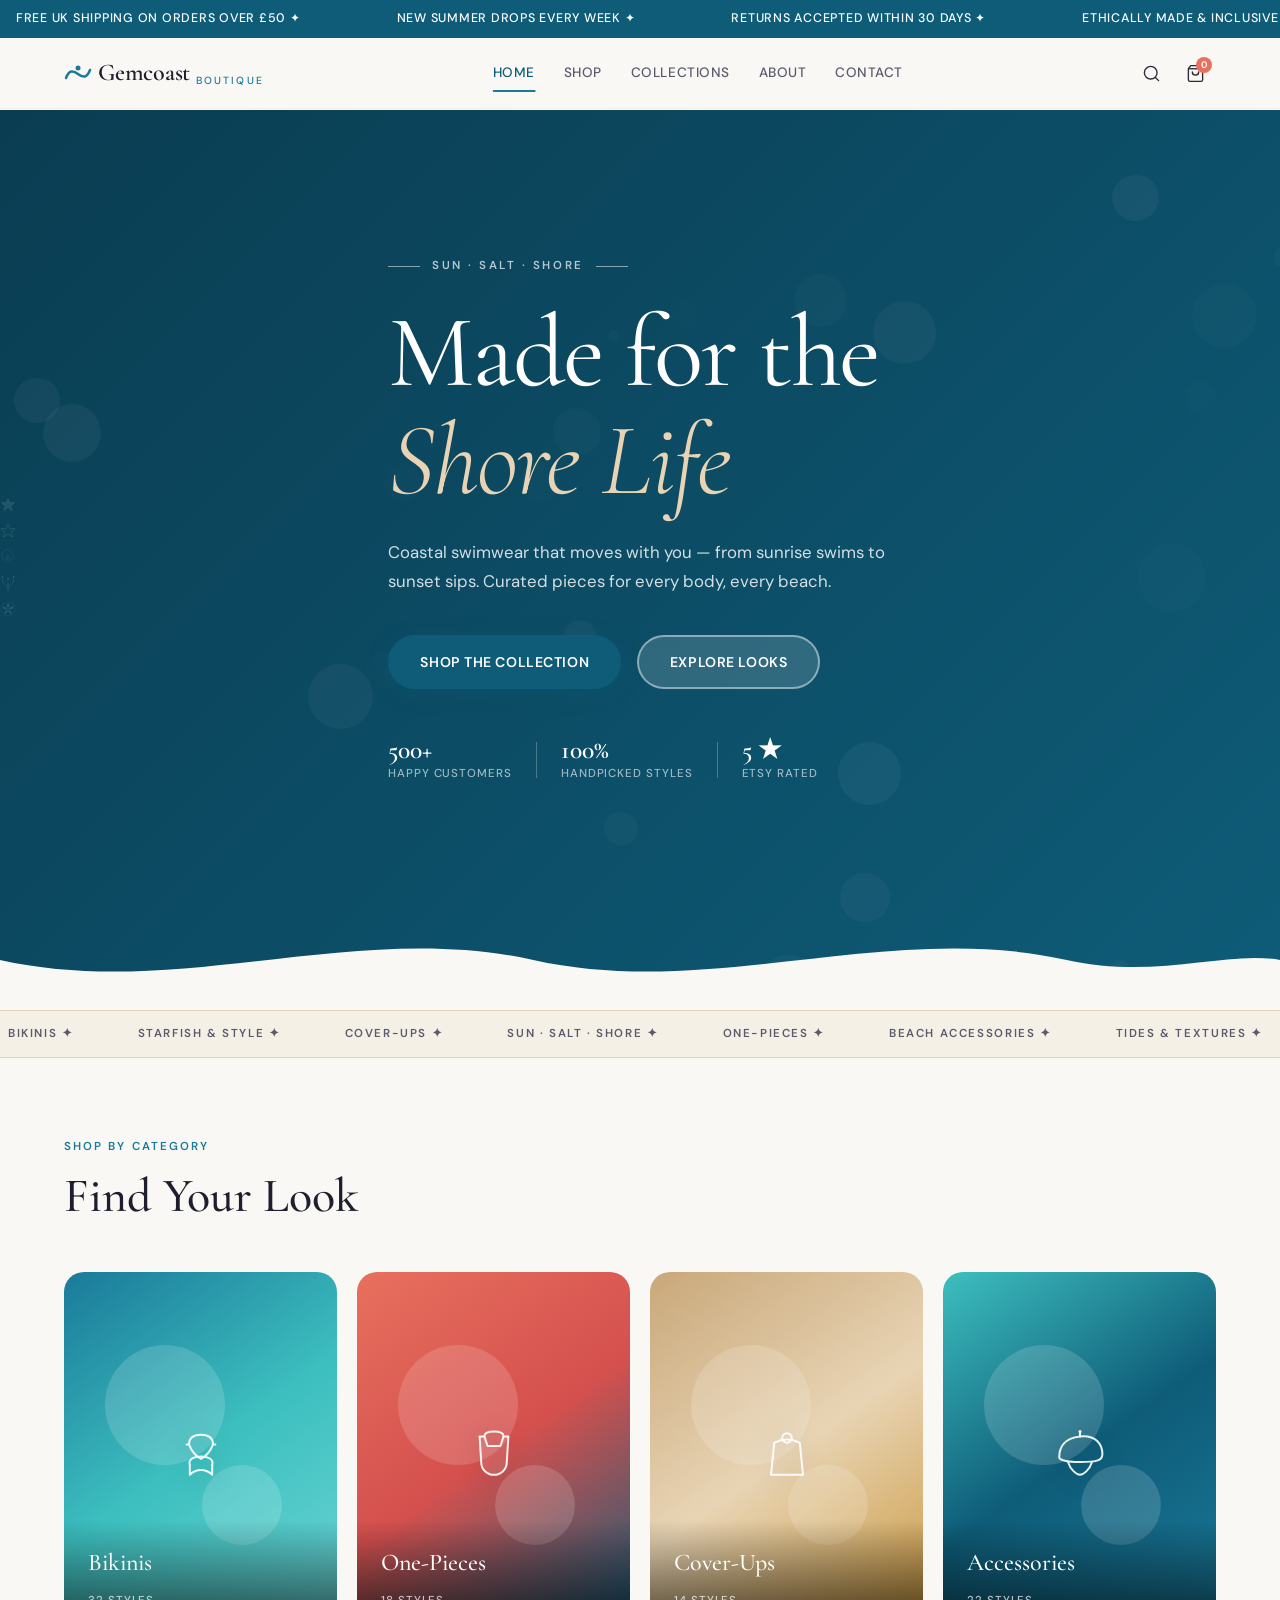
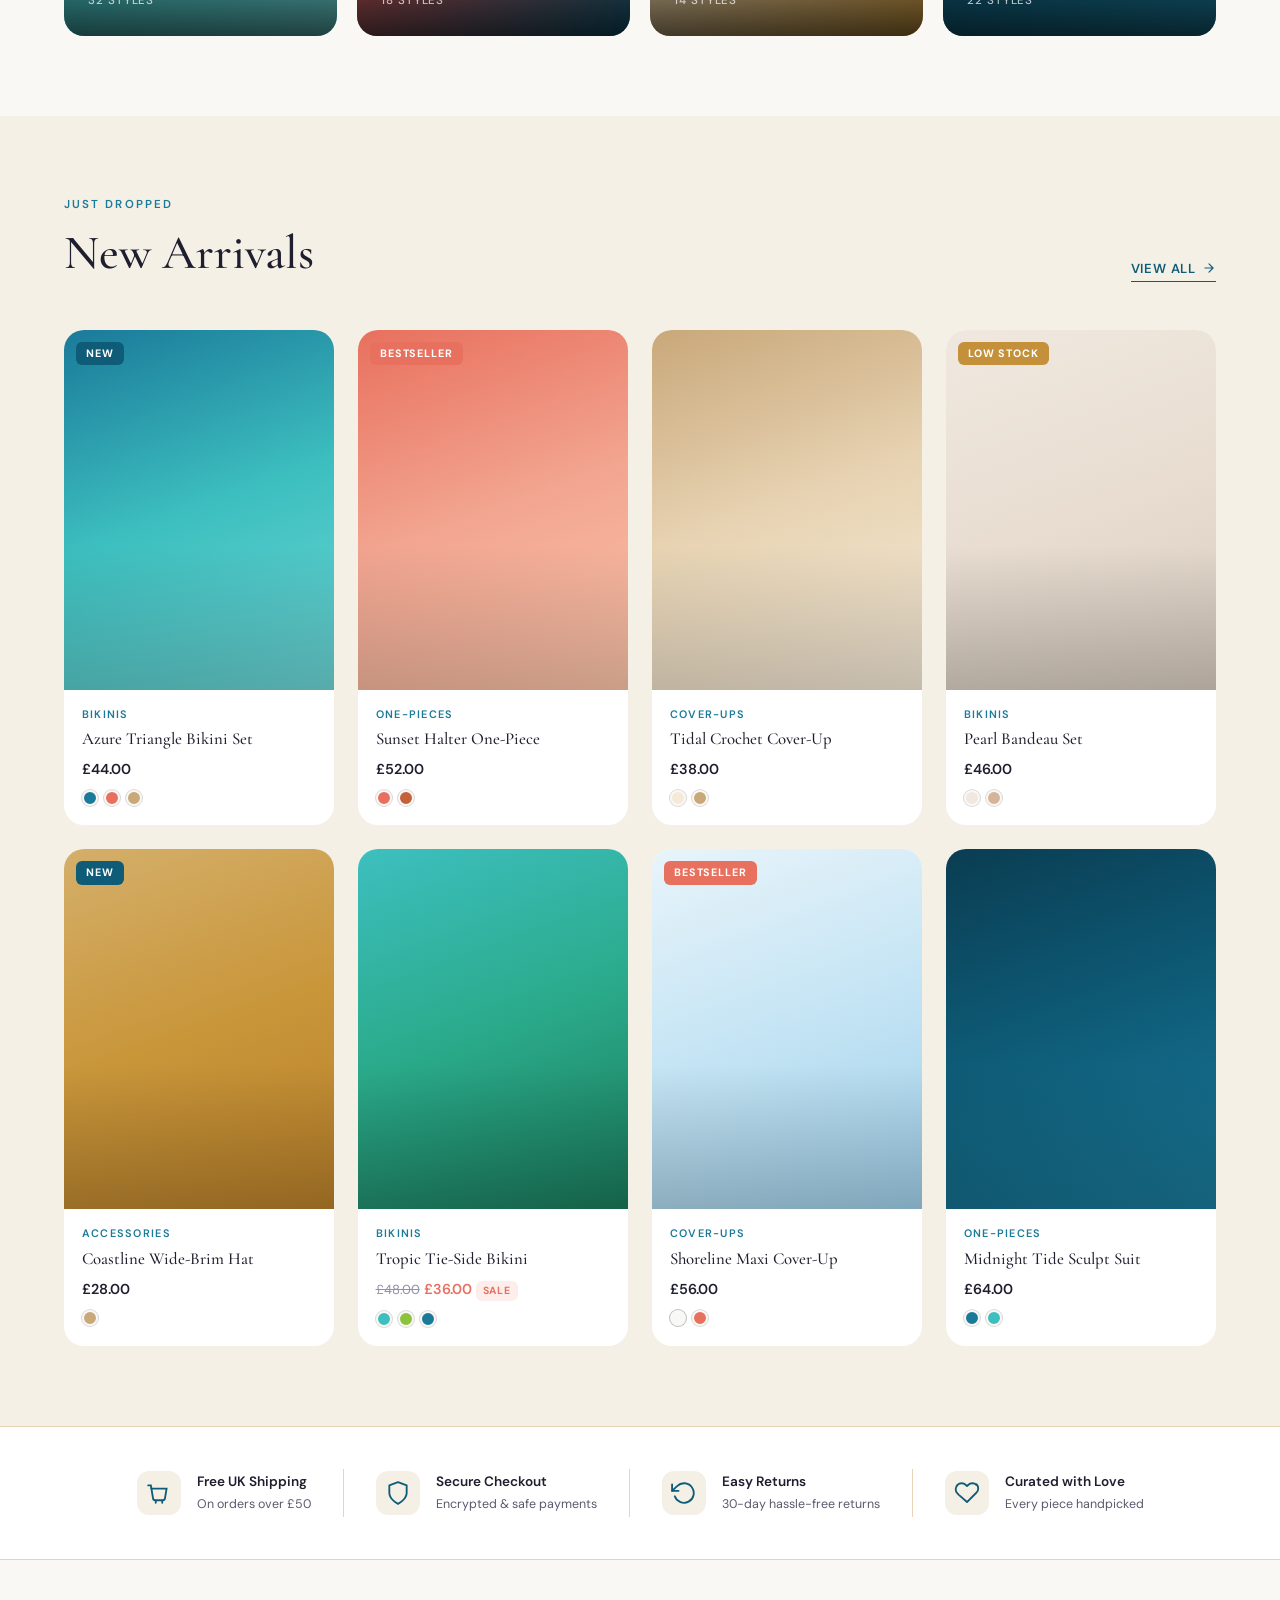
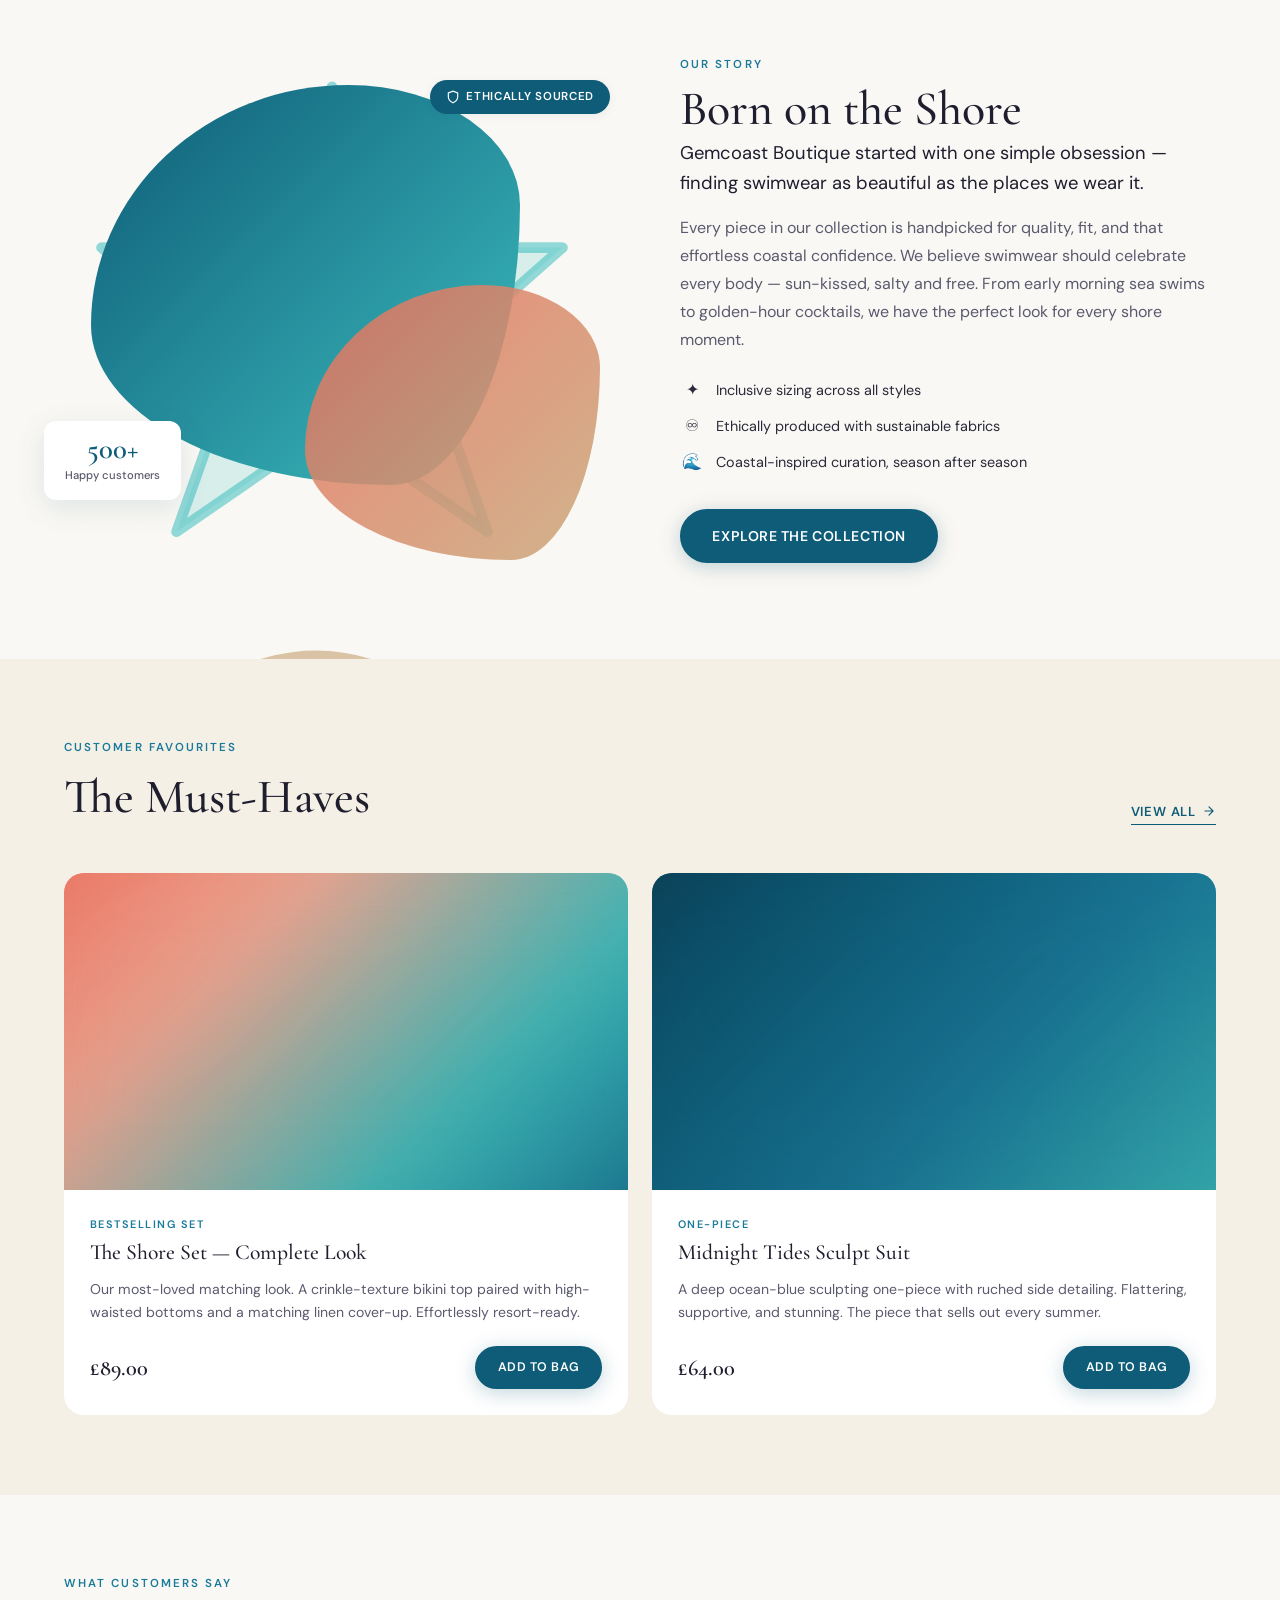
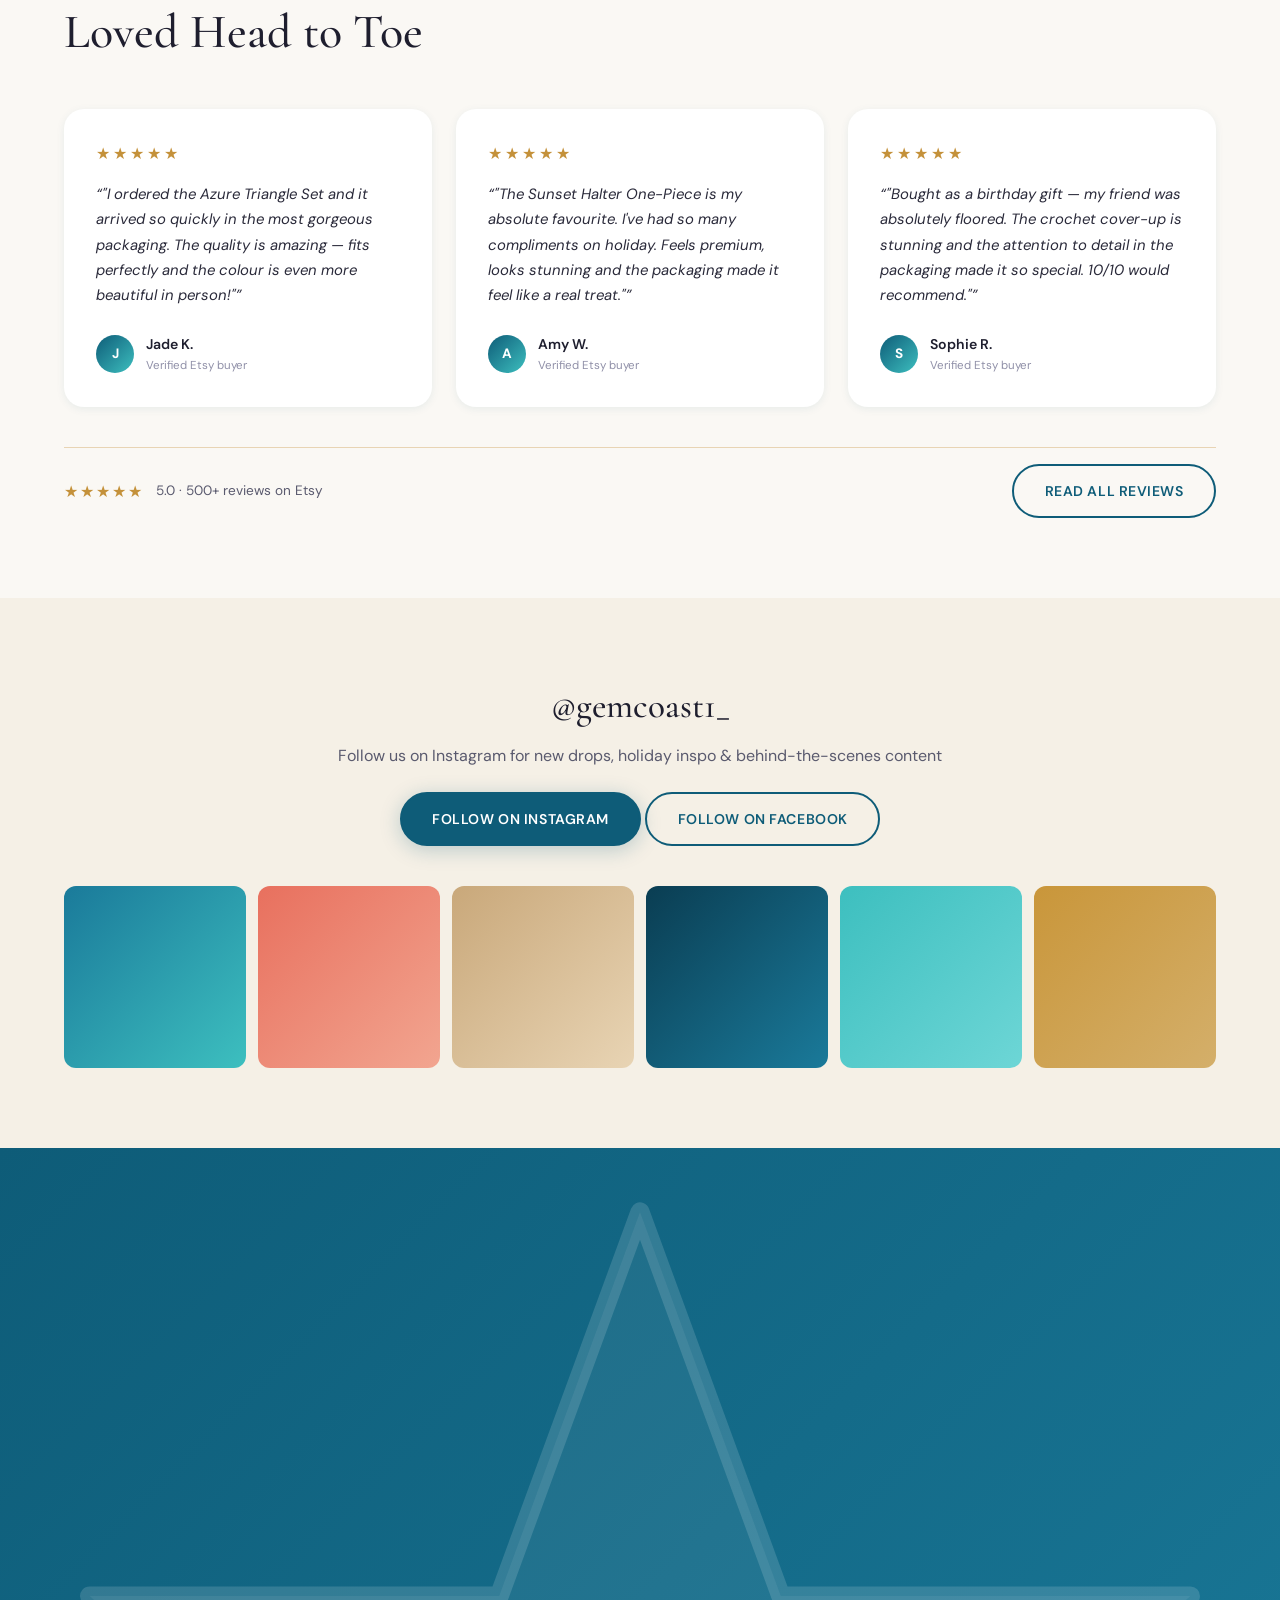
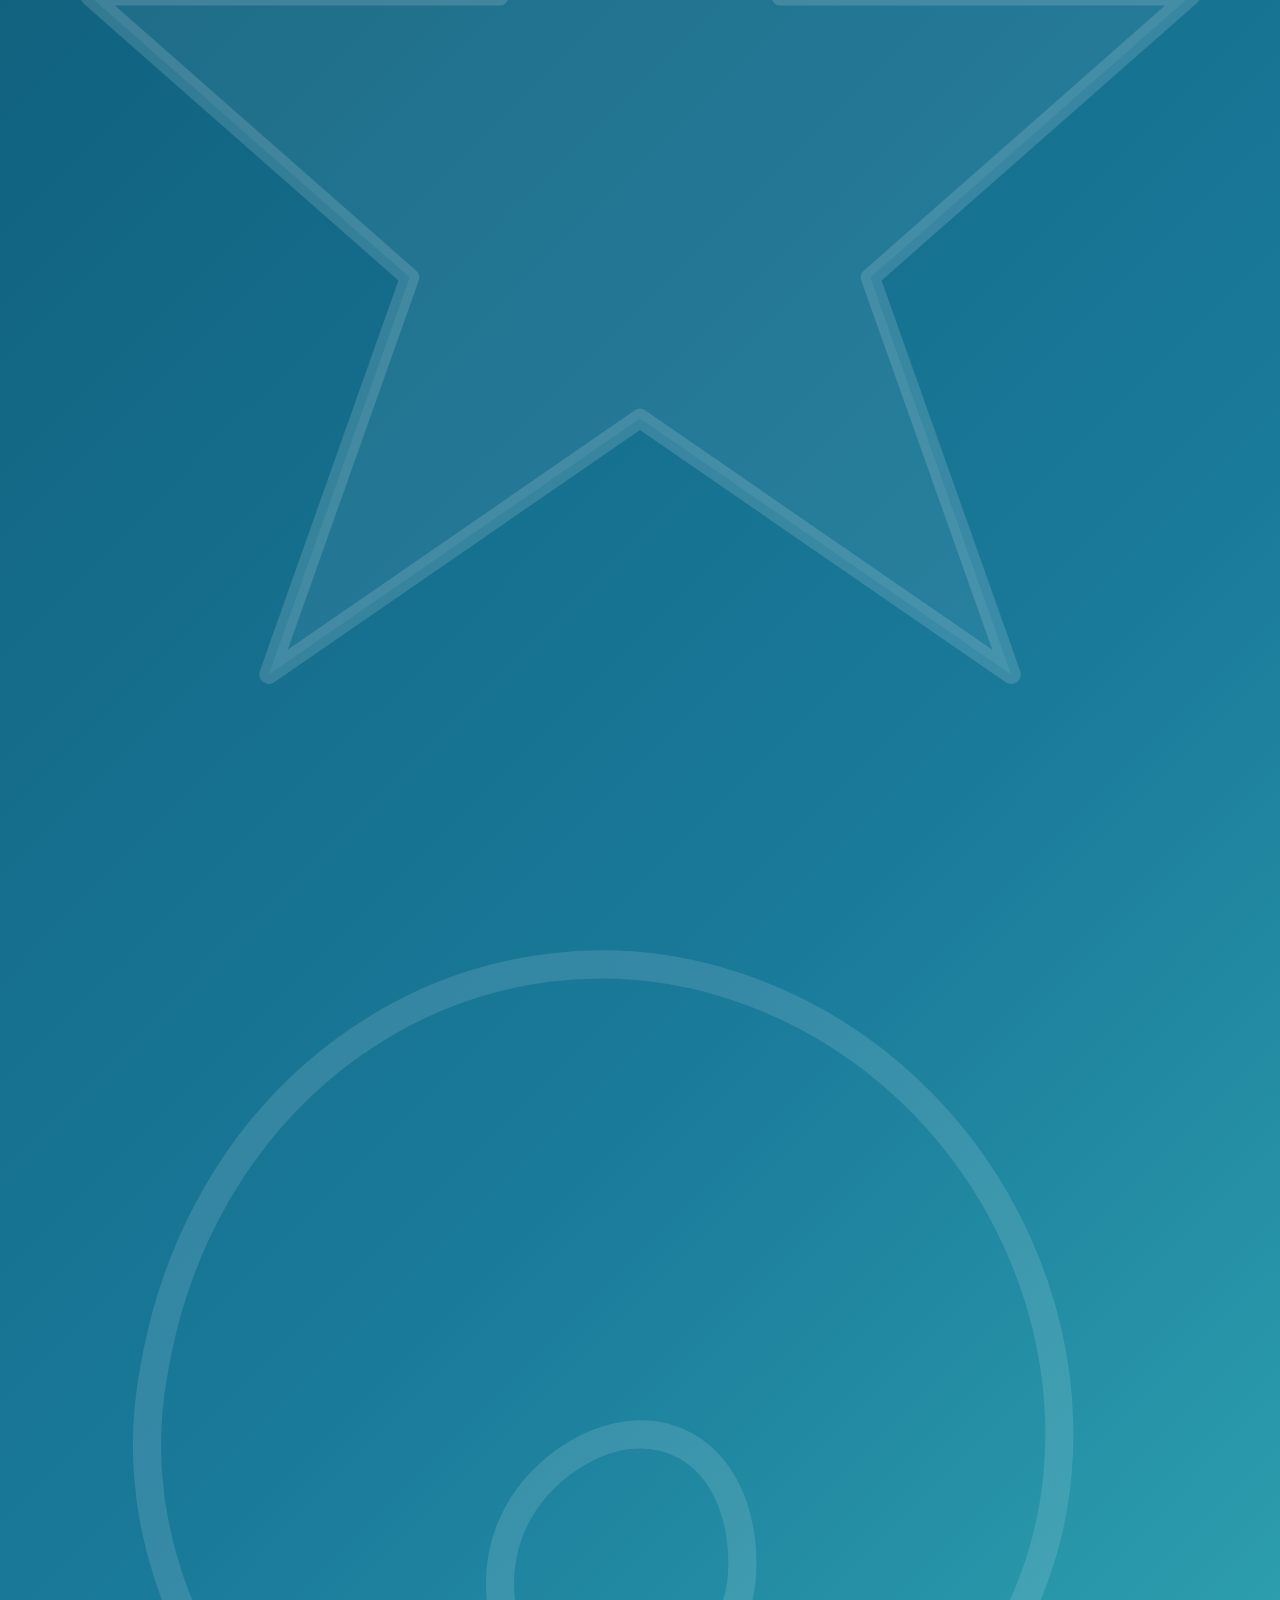
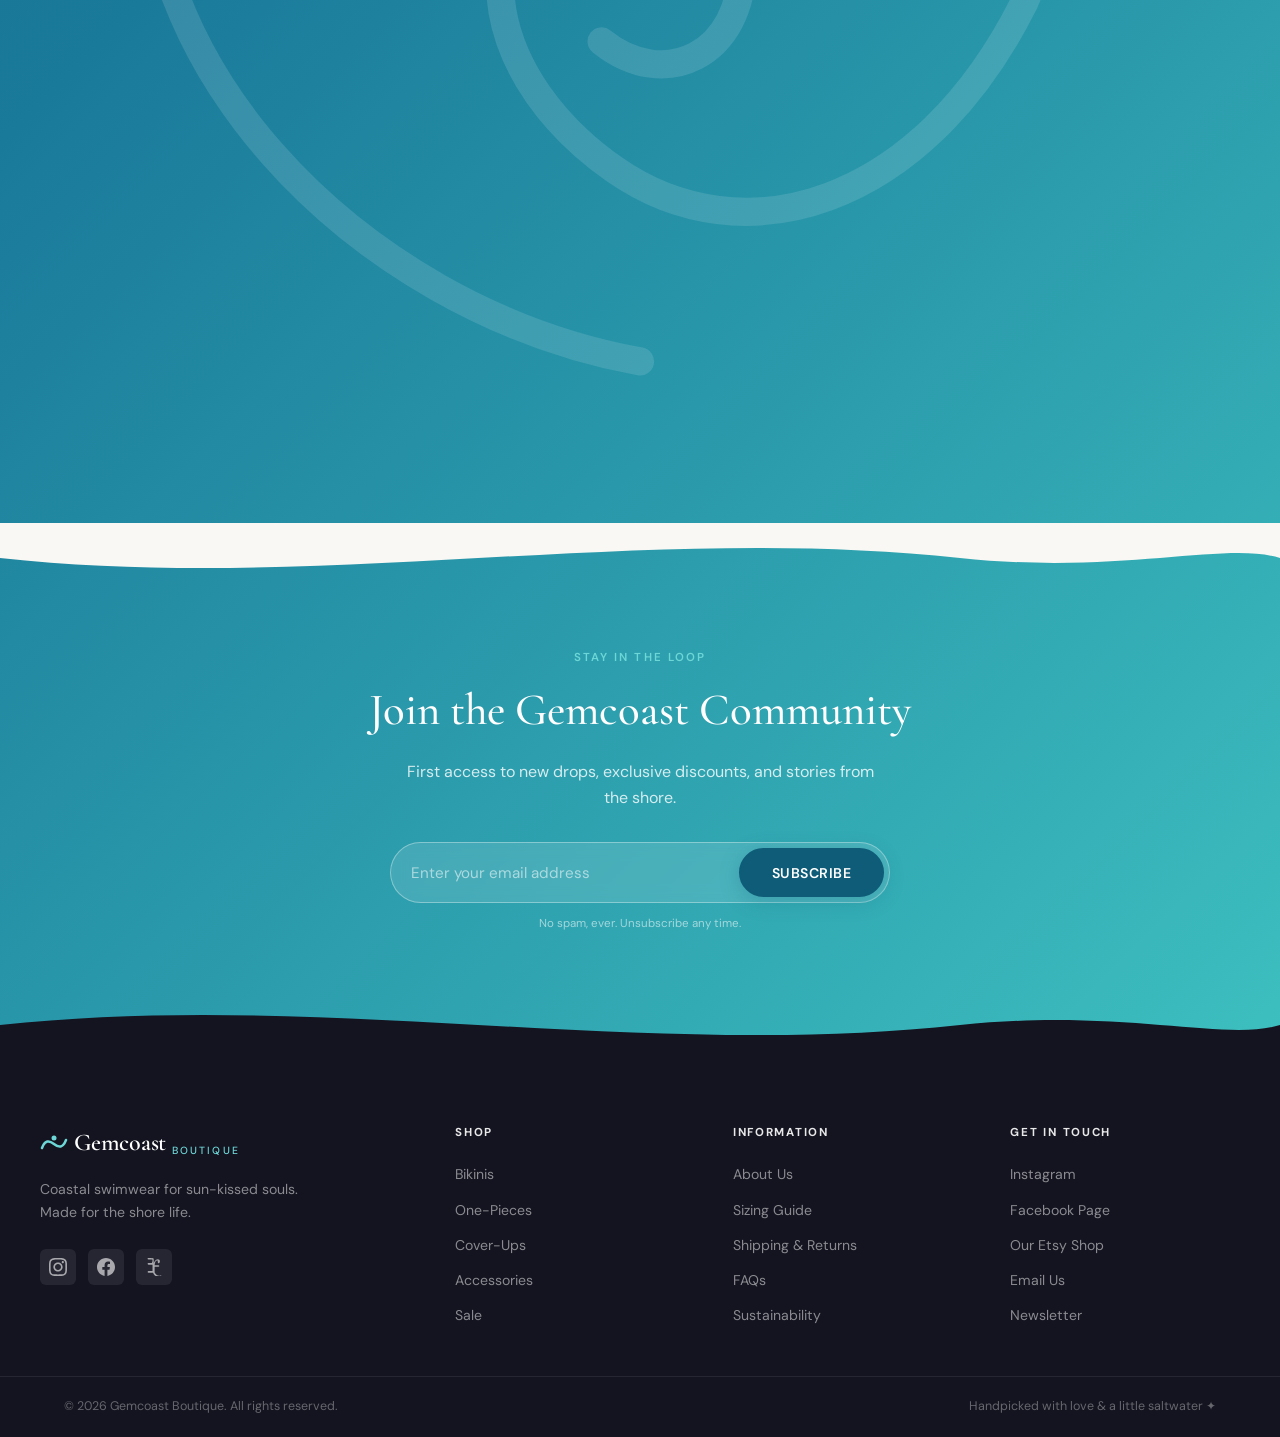
<file: index.html>
<!DOCTYPE html>
<html lang="en">
<head>
  <meta charset="UTF-8" />
  <meta name="viewport" content="width=device-width, initial-scale=1.0" />
  <title>Gemcoast Boutique | Coastal Swimwear</title>
  <meta name="description" content="Handpicked coastal swimwear for the modern beach babe. Bikinis, one-pieces, cover-ups and accessories. Shop Gemcoast Boutique." />
  <meta property="og:title" content="Gemcoast Boutique | Coastal Swimwear" />
  <meta property="og:description" content="Handpicked coastal swimwear inspired by the sea. Bikinis, one-pieces and cover-ups." />
  <meta property="og:type" content="website" />
  <link rel="preconnect" href="https://fonts.googleapis.com" />
  <link rel="preconnect" href="https://fonts.gstatic.com" crossorigin />
  <link href="https://fonts.googleapis.com/css2?family=Cormorant+Garamond:ital,wght@0,300;0,400;0,500;0,600;1,300;1,400&family=DM+Sans:opsz,wght@9..40,300;9..40,400;9..40,500;9..40,600&display=swap" rel="stylesheet" />
  <link rel="stylesheet" href="style.css" />
</head>
<body>

  <!-- ANNOUNCEMENT BAR -->
  <div class="announce-bar" role="marquee" aria-live="off">
    <div class="announce-track">
      <span>Free UK shipping on orders over £50 ✦</span>
      <span>New summer drops every week ✦</span>
      <span>Returns accepted within 30 days ✦</span>
      <span>Ethically made &amp; inclusive sizing ✦</span>
      <span>Free UK shipping on orders over £50 ✦</span>
      <span>New summer drops every week ✦</span>
      <span>Returns accepted within 30 days ✦</span>
      <span>Ethically made &amp; inclusive sizing ✦</span>
    </div>
  </div>

  <!-- HEADER -->
  <header class="site-header" id="site-header">
    <div class="header-wrap container">
      <button class="hamburger" id="hamburger" aria-label="Toggle navigation" aria-expanded="false">
        <span></span><span></span><span></span>
      </button>
      <a href="index.html" class="wordmark" aria-label="Gemcoast Boutique home">
        <svg class="wordmark-wave" width="28" height="18" viewBox="0 0 28 18" fill="none">
          <path d="M2 14 C5 6, 9 6, 14 10 C19 14, 23 14, 26 6" stroke="currentColor" stroke-width="2.5" stroke-linecap="round" fill="none"/>
          <circle cx="14" cy="4" r="2.5" fill="currentColor"/>
        </svg>
        <span class="wordmark-text">Gemcoast</span>
        <span class="wordmark-sub">boutique</span>
      </a>
      <nav class="main-nav" id="main-nav" aria-label="Main navigation">
        <a href="index.html" class="nav-link is-active">Home</a>
        <a href="shop.html" class="nav-link">Shop</a>
        <a href="#collections" class="nav-link">Collections</a>
        <a href="#about" class="nav-link">About</a>
        <a href="#contact" class="nav-link">Contact</a>
      </nav>
      <div class="header-icons">
        <button class="icon-btn" id="search-toggle" aria-label="Search">
          <svg width="19" height="19" fill="none" viewBox="0 0 24 24"><circle cx="11" cy="11" r="8" stroke="currentColor" stroke-width="1.7"/><path d="M21 21l-4.35-4.35" stroke="currentColor" stroke-width="1.7" stroke-linecap="round"/></svg>
        </button>
        <a href="shop.html" class="icon-btn cart-icon" aria-label="Shopping bag (0 items)">
          <svg width="19" height="19" fill="none" viewBox="0 0 24 24"><path d="M6 2L3 6v14a2 2 0 002 2h14a2 2 0 002-2V6l-3-4z" stroke="currentColor" stroke-width="1.7" stroke-linecap="round" stroke-linejoin="round"/><line x1="3" y1="6" x2="21" y2="6" stroke="currentColor" stroke-width="1.7"/><path d="M16 10a4 4 0 01-8 0" stroke="currentColor" stroke-width="1.7" stroke-linecap="round" stroke-linejoin="round"/></svg>
          <span class="cart-bubble">0</span>
        </a>
      </div>
    </div>
    <div class="search-bar" id="search-bar" aria-hidden="true">
      <div class="container">
        <input type="search" placeholder="Search swimwear, cover-ups, accessories…" aria-label="Search products" />
        <button class="search-close" id="search-close" aria-label="Close search">✕</button>
      </div>
    </div>
    <nav class="mobile-nav" id="mobile-nav" aria-label="Mobile navigation" aria-hidden="true">
      <a href="index.html">Home</a>
      <a href="shop.html">Shop</a>
      <a href="#collections">Collections</a>
      <a href="#about">About</a>
      <a href="#contact">Contact</a>
      <a href="https://www.etsy.com/shop/gemcoastboutique" target="_blank" rel="noopener" class="mobile-etsy">Shop on Etsy ↗</a>
    </nav>
  </header>

  <!-- HERO -->
  <section class="hero" id="hero" aria-label="Hero section">
    <div class="hero-particles" id="particles-container" aria-hidden="true"></div>
    <div class="hero-decor" aria-hidden="true">
      <!-- Large starfish top-right -->
      <svg class="hd hd-star-1" viewBox="0 0 100 100" fill="none" xmlns="http://www.w3.org/2000/svg">
        <path d="M50,5 L61,35 L93,35 L68,57 L79,88 L50,68 L21,88 L32,57 L7,35 L39,35Z" fill="rgba(255,255,255,0.1)" stroke="rgba(255,255,255,0.22)" stroke-width="1.5" stroke-linejoin="round"/>
      </svg>
      <!-- Small starfish mid-right -->
      <svg class="hd hd-star-2" viewBox="0 0 100 100" fill="none" xmlns="http://www.w3.org/2000/svg">
        <path d="M50,5 L61,35 L93,35 L68,57 L79,88 L50,68 L21,88 L32,57 L7,35 L39,35Z" fill="none" stroke="rgba(255,255,255,0.25)" stroke-width="2.5" stroke-linejoin="round"/>
      </svg>
      <!-- Spiral shell -->
      <svg class="hd hd-shell" viewBox="0 0 100 100" fill="none" xmlns="http://www.w3.org/2000/svg">
        <path d="M50,88 C28,84 8,64 12,42 C16,18 38,5 58,12 C78,19 88,42 80,60 C72,76 58,80 48,73 C38,66 36,55 44,49 C51,44 58,48 58,57 C58,64 52,67 47,63" stroke="rgba(255,255,255,0.2)" stroke-width="2.2" stroke-linecap="round" fill="none"/>
        <path d="M50,88 C50,70 48,50 50,28" stroke="rgba(255,255,255,0.08)" stroke-width="1.5" stroke-dasharray="4,6" stroke-linecap="round"/>
      </svg>
      <!-- Coral branch bottom-left -->
      <svg class="hd hd-coral" viewBox="0 0 80 100" fill="none" xmlns="http://www.w3.org/2000/svg">
        <path d="M40,98 L40,62" stroke="rgba(255,255,255,0.18)" stroke-width="2.5" stroke-linecap="round"/>
        <path d="M40,80 C30,70 18,60 12,44" stroke="rgba(255,255,255,0.18)" stroke-width="2" stroke-linecap="round"/>
        <path d="M16,56 C12,46 14,36 12,26" stroke="rgba(255,255,255,0.14)" stroke-width="1.5" stroke-linecap="round"/>
        <path d="M40,80 C50,70 62,60 68,44" stroke="rgba(255,255,255,0.18)" stroke-width="2" stroke-linecap="round"/>
        <path d="M64,56 C68,46 66,36 68,26" stroke="rgba(255,255,255,0.14)" stroke-width="1.5" stroke-linecap="round"/>
        <path d="M40,70 L40,36" stroke="rgba(255,255,255,0.14)" stroke-width="1.5" stroke-linecap="round"/>
        <circle cx="12" cy="24" r="3.5" fill="rgba(255,255,255,0.2)"/>
        <circle cx="68" cy="24" r="3.5" fill="rgba(255,255,255,0.2)"/>
        <circle cx="40" cy="34" r="3.5" fill="rgba(255,255,255,0.2)"/>
        <circle cx="10" cy="40" r="2.5" fill="rgba(255,255,255,0.15)"/>
        <circle cx="70" cy="40" r="2.5" fill="rgba(255,255,255,0.15)"/>
      </svg>
      <!-- Sand dollar top-left -->
      <svg class="hd hd-sand-dollar" viewBox="0 0 100 100" fill="none" xmlns="http://www.w3.org/2000/svg">
        <circle cx="50" cy="50" r="44" stroke="rgba(255,255,255,0.16)" stroke-width="2"/>
        <ellipse cx="50" cy="28" rx="5" ry="13" fill="rgba(255,255,255,0.1)" stroke="rgba(255,255,255,0.2)" stroke-width="1.5"/>
        <ellipse cx="50" cy="28" rx="5" ry="13" fill="rgba(255,255,255,0.1)" stroke="rgba(255,255,255,0.2)" stroke-width="1.5" transform="rotate(72 50 50)"/>
        <ellipse cx="50" cy="28" rx="5" ry="13" fill="rgba(255,255,255,0.1)" stroke="rgba(255,255,255,0.2)" stroke-width="1.5" transform="rotate(144 50 50)"/>
        <ellipse cx="50" cy="28" rx="5" ry="13" fill="rgba(255,255,255,0.1)" stroke="rgba(255,255,255,0.2)" stroke-width="1.5" transform="rotate(216 50 50)"/>
        <ellipse cx="50" cy="28" rx="5" ry="13" fill="rgba(255,255,255,0.1)" stroke="rgba(255,255,255,0.2)" stroke-width="1.5" transform="rotate(288 50 50)"/>
        <circle cx="50" cy="50" r="6" stroke="rgba(255,255,255,0.18)" stroke-width="1.5" fill="none"/>
      </svg>
    </div>
    <div class="hero-wave" aria-hidden="true">
      <svg viewBox="0 0 1440 100" preserveAspectRatio="none" xmlns="http://www.w3.org/2000/svg">
        <path d="M0,50 C200,90 400,10 600,50 C800,90 1000,10 1200,50 C1300,70 1380,40 1440,50 L1440,100 L0,100 Z" fill="var(--bg)"/>
      </svg>
    </div>
    <div class="hero-inner container">
      <div class="hero-tag reveal-fade">
        <span class="hero-tag-line"></span>
        Sun &middot; Salt &middot; Shore
        <span class="hero-tag-line"></span>
      </div>
      <h1 class="hero-headline reveal-up delay-1">
        Made for the<br><em class="hero-em">Shore&nbsp;Life</em>
      </h1>
      <p class="hero-sub reveal-up delay-2">
        Coastal swimwear that moves with you — from sunrise swims to sunset sips. Curated pieces for every body, every beach.
      </p>
      <div class="hero-btns reveal-up delay-3">
        <a href="shop.html" class="btn btn-primary">Shop the Collection</a>
        <a href="#collections" class="btn btn-glass">Explore Looks</a>
      </div>
      <div class="hero-proof reveal-up delay-4">
        <div class="proof-item"><strong>500+</strong><span>Happy customers</span></div>
        <div class="proof-sep" aria-hidden="true"></div>
        <div class="proof-item"><strong>100%</strong><span>Handpicked styles</span></div>
        <div class="proof-sep" aria-hidden="true"></div>
        <div class="proof-item"><strong>5 ★</strong><span>Etsy rated</span></div>
      </div>
    </div>
  </section>

  <!-- MARQUEE -->
  <div class="marquee-strip" aria-hidden="true">
    <div class="marquee-inner">
      <span>Bikinis ✦</span><span>Starfish &amp; Style ✦</span><span>Cover-Ups ✦</span>
      <span>Sun · Salt · Shore ✦</span><span>One-Pieces ✦</span>
      <span>Beach Accessories ✦</span><span>Tides &amp; Textures ✦</span>
      <span>Holiday Ready ✦</span><span>Inclusive Sizing ✦</span><span>Coastal Living ✦</span>
      <span>Bikinis ✦</span><span>Starfish &amp; Style ✦</span><span>Cover-Ups ✦</span>
      <span>Sun · Salt · Shore ✦</span><span>One-Pieces ✦</span>
      <span>Beach Accessories ✦</span><span>Tides &amp; Textures ✦</span>
      <span>Holiday Ready ✦</span><span>Inclusive Sizing ✦</span><span>Coastal Living ✦</span>
    </div>
  </div>

  <!-- COLLECTIONS -->
  <section class="section collections-section" id="collections" aria-labelledby="collections-title">
    <div class="container">
      <header class="section-head reveal-up">
        <p class="eyebrow">Shop by category</p>
        <h2 id="collections-title" class="section-title">Find Your Look</h2>
      </header>
      <div class="collections-grid">
        <a href="shop.html?cat=bikinis" class="col-card col-bikinis reveal-up delay-1">
          <div class="col-art" aria-hidden="true">
            <div class="col-orb orb-a"></div><div class="col-orb orb-b"></div>
            <svg class="col-icon" viewBox="0 0 80 80" fill="none">
              <path d="M25 28C25 20 30 16 40 16C50 16 55 20 55 28" stroke="white" stroke-width="2.5" stroke-linecap="round" fill="none" opacity="0.9"/>
              <path d="M22 28L25 28C28 36 32 42 40 46C48 42 52 36 55 28L58 28" stroke="white" stroke-width="2.5" stroke-linecap="round" fill="none" opacity="0.9"/>
              <path d="M26 54C24 47 30 43 40 43C50 43 56 47 54 54" stroke="white" stroke-width="2.5" stroke-linecap="round" fill="none" opacity="0.9"/>
              <path d="M26 54L26 66C30 62 36 60 40 60C44 60 50 62 54 66L54 54" stroke="white" stroke-width="2.5" stroke-linecap="round" stroke-linejoin="round" fill="none" opacity="0.9"/>
            </svg>
          </div>
          <div class="col-info"><h3>Bikinis</h3><span class="col-count">32 styles</span></div>
        </a>
        <a href="shop.html?cat=onepieces" class="col-card col-onepieces reveal-up delay-2">
          <div class="col-art" aria-hidden="true">
            <div class="col-orb orb-a"></div><div class="col-orb orb-b"></div>
            <svg class="col-icon" viewBox="0 0 80 80" fill="none">
              <path d="M28 18C28 14 32 12 40 12C48 12 52 14 52 18" stroke="white" stroke-width="2.5" stroke-linecap="round" fill="none" opacity="0.9"/>
              <path d="M22 18L28 18L32 30L48 30L52 18L58 18L56 50C56 60 48 66 40 66C32 66 24 60 24 50Z" stroke="white" stroke-width="2.5" stroke-linecap="round" stroke-linejoin="round" fill="white" fill-opacity="0.12" opacity="0.9"/>
            </svg>
          </div>
          <div class="col-info"><h3>One-Pieces</h3><span class="col-count">18 styles</span></div>
        </a>
        <a href="shop.html?cat=coverups" class="col-card col-coverups reveal-up delay-3">
          <div class="col-art" aria-hidden="true">
            <div class="col-orb orb-a"></div><div class="col-orb orb-b"></div>
            <svg class="col-icon" viewBox="0 0 80 80" fill="none">
              <circle cx="40" cy="20" r="6" stroke="white" stroke-width="2.5" fill="none" opacity="0.9"/>
              <path d="M24 26L20 66M56 26L60 66M24 26C28 24 36 22 40 22C44 22 52 24 56 26M20 66L60 66" stroke="white" stroke-width="2.5" stroke-linecap="round" fill="none" opacity="0.9"/>
            </svg>
          </div>
          <div class="col-info"><h3>Cover-Ups</h3><span class="col-count">14 styles</span></div>
        </a>
        <a href="shop.html?cat=accessories" class="col-card col-accessories reveal-up delay-4">
          <div class="col-art" aria-hidden="true">
            <div class="col-orb orb-a"></div><div class="col-orb orb-b"></div>
            <svg class="col-icon" viewBox="0 0 80 80" fill="none">
              <path d="M14 44C14 32 20 20 40 18C60 16 68 28 68 40C68 48 62 50 40 50C18 50 14 46 14 44Z" stroke="white" stroke-width="2.5" fill="none" opacity="0.9"/>
              <path d="M25 50C28 60 36 66 40 66C44 66 52 60 55 50" stroke="white" stroke-width="2.5" stroke-linecap="round" fill="none" opacity="0.9"/>
              <line x1="40" y1="18" x2="40" y2="14" stroke="white" stroke-width="2.5" stroke-linecap="round"/>
              <circle cx="40" cy="12" r="2" fill="white" opacity="0.9"/>
            </svg>
          </div>
          <div class="col-info"><h3>Accessories</h3><span class="col-count">22 styles</span></div>
        </a>
      </div>
    </div>
  </section>

  <!-- NEW ARRIVALS -->
  <section class="section products-section" aria-labelledby="new-arrivals-title">
    <div class="container">
      <header class="section-head reveal-up">
        <p class="eyebrow">Just dropped</p>
        <h2 id="new-arrivals-title" class="section-title">New Arrivals</h2>
        <a href="shop.html" class="section-link">View all <svg width="14" height="14" viewBox="0 0 24 24" fill="none"><path d="M5 12h14M12 5l7 7-7 7" stroke="currentColor" stroke-width="2" stroke-linecap="round" stroke-linejoin="round"/></svg></a>
      </header>
      <div class="products-grid">
        <article class="product-card reveal-up delay-1"><div class="p-media p-img-1"><span class="p-badge badge-new">New</span><button class="p-wishlist" aria-label="Save to wishlist"><svg width="15" height="15" viewBox="0 0 24 24" fill="none"><path d="M20.84 4.61a5.5 5.5 0 00-7.78 0L12 5.67l-1.06-1.06a5.5 5.5 0 00-7.78 7.78l1.06 1.06L12 21.23l7.78-7.78 1.06-1.06a5.5 5.5 0 000-7.78z" stroke="currentColor" stroke-width="1.8"/></svg></button><button class="p-quick">Quick Shop</button></div><div class="p-meta"><p class="p-cat">Bikinis</p><h3 class="p-name">Azure Triangle Bikini Set</h3><p class="p-price"><span class="price">£44.00</span></p><div class="p-swatches"><span class="swatch sw-ocean" title="Ocean"></span><span class="swatch sw-coral" title="Coral"></span><span class="swatch sw-sand" title="Sand"></span></div></div></article>
        <article class="product-card reveal-up delay-2"><div class="p-media p-img-2"><span class="p-badge badge-best">Bestseller</span><button class="p-wishlist" aria-label="Save to wishlist"><svg width="15" height="15" viewBox="0 0 24 24" fill="none"><path d="M20.84 4.61a5.5 5.5 0 00-7.78 0L12 5.67l-1.06-1.06a5.5 5.5 0 00-7.78 7.78l1.06 1.06L12 21.23l7.78-7.78 1.06-1.06a5.5 5.5 0 000-7.78z" stroke="currentColor" stroke-width="1.8"/></svg></button><button class="p-quick">Quick Shop</button></div><div class="p-meta"><p class="p-cat">One-Pieces</p><h3 class="p-name">Sunset Halter One-Piece</h3><p class="p-price"><span class="price">£52.00</span></p><div class="p-swatches"><span class="swatch sw-coral" title="Coral"></span><span class="swatch sw-terracotta" title="Terracotta"></span></div></div></article>
        <article class="product-card reveal-up delay-3"><div class="p-media p-img-3"><button class="p-wishlist" aria-label="Save to wishlist"><svg width="15" height="15" viewBox="0 0 24 24" fill="none"><path d="M20.84 4.61a5.5 5.5 0 00-7.78 0L12 5.67l-1.06-1.06a5.5 5.5 0 00-7.78 7.78l1.06 1.06L12 21.23l7.78-7.78 1.06-1.06a5.5 5.5 0 000-7.78z" stroke="currentColor" stroke-width="1.8"/></svg></button><button class="p-quick">Quick Shop</button></div><div class="p-meta"><p class="p-cat">Cover-Ups</p><h3 class="p-name">Tidal Crochet Cover-Up</h3><p class="p-price"><span class="price">£38.00</span></p><div class="p-swatches"><span class="swatch sw-cream" title="Cream"></span><span class="swatch sw-sand" title="Sand"></span></div></div></article>
        <article class="product-card reveal-up delay-4"><div class="p-media p-img-4"><span class="p-badge badge-low">Low stock</span><button class="p-wishlist" aria-label="Save to wishlist"><svg width="15" height="15" viewBox="0 0 24 24" fill="none"><path d="M20.84 4.61a5.5 5.5 0 00-7.78 0L12 5.67l-1.06-1.06a5.5 5.5 0 00-7.78 7.78l1.06 1.06L12 21.23l7.78-7.78 1.06-1.06a5.5 5.5 0 000-7.78z" stroke="currentColor" stroke-width="1.8"/></svg></button><button class="p-quick">Quick Shop</button></div><div class="p-meta"><p class="p-cat">Bikinis</p><h3 class="p-name">Pearl Bandeau Set</h3><p class="p-price"><span class="price">£46.00</span></p><div class="p-swatches"><span class="swatch sw-pearl" title="Pearl"></span><span class="swatch sw-nude" title="Nude"></span></div></div></article>
        <article class="product-card reveal-up delay-1"><div class="p-media p-img-5"><span class="p-badge badge-new">New</span><button class="p-wishlist" aria-label="Save to wishlist"><svg width="15" height="15" viewBox="0 0 24 24" fill="none"><path d="M20.84 4.61a5.5 5.5 0 00-7.78 0L12 5.67l-1.06-1.06a5.5 5.5 0 00-7.78 7.78l1.06 1.06L12 21.23l7.78-7.78 1.06-1.06a5.5 5.5 0 000-7.78z" stroke="currentColor" stroke-width="1.8"/></svg></button><button class="p-quick">Quick Shop</button></div><div class="p-meta"><p class="p-cat">Accessories</p><h3 class="p-name">Coastline Wide-Brim Hat</h3><p class="p-price"><span class="price">£28.00</span></p><div class="p-swatches"><span class="swatch sw-sand" title="Natural"></span></div></div></article>
        <article class="product-card reveal-up delay-2"><div class="p-media p-img-6"><button class="p-wishlist" aria-label="Save to wishlist"><svg width="15" height="15" viewBox="0 0 24 24" fill="none"><path d="M20.84 4.61a5.5 5.5 0 00-7.78 0L12 5.67l-1.06-1.06a5.5 5.5 0 00-7.78 7.78l1.06 1.06L12 21.23l7.78-7.78 1.06-1.06a5.5 5.5 0 000-7.78z" stroke="currentColor" stroke-width="1.8"/></svg></button><button class="p-quick">Quick Shop</button></div><div class="p-meta"><p class="p-cat">Bikinis</p><h3 class="p-name">Tropic Tie-Side Bikini</h3><p class="p-price"><span class="price-was">£48.00</span><span class="price price-sale">£36.00</span><span class="sale-tag">Sale</span></p><div class="p-swatches"><span class="swatch sw-teal" title="Teal"></span><span class="swatch sw-lime" title="Lime"></span><span class="swatch sw-ocean" title="Blue"></span></div></div></article>
        <article class="product-card reveal-up delay-3"><div class="p-media p-img-7"><span class="p-badge badge-best">Bestseller</span><button class="p-wishlist" aria-label="Save to wishlist"><svg width="15" height="15" viewBox="0 0 24 24" fill="none"><path d="M20.84 4.61a5.5 5.5 0 00-7.78 0L12 5.67l-1.06-1.06a5.5 5.5 0 00-7.78 7.78l1.06 1.06L12 21.23l7.78-7.78 1.06-1.06a5.5 5.5 0 000-7.78z" stroke="currentColor" stroke-width="1.8"/></svg></button><button class="p-quick">Quick Shop</button></div><div class="p-meta"><p class="p-cat">Cover-Ups</p><h3 class="p-name">Shoreline Maxi Cover-Up</h3><p class="p-price"><span class="price">£56.00</span></p><div class="p-swatches"><span class="swatch sw-white" title="White"></span><span class="swatch sw-coral" title="Coral"></span></div></div></article>
        <article class="product-card reveal-up delay-4"><div class="p-media p-img-8"><button class="p-wishlist" aria-label="Save to wishlist"><svg width="15" height="15" viewBox="0 0 24 24" fill="none"><path d="M20.84 4.61a5.5 5.5 0 00-7.78 0L12 5.67l-1.06-1.06a5.5 5.5 0 00-7.78 7.78l1.06 1.06L12 21.23l7.78-7.78 1.06-1.06a5.5 5.5 0 000-7.78z" stroke="currentColor" stroke-width="1.8"/></svg></button><button class="p-quick">Quick Shop</button></div><div class="p-meta"><p class="p-cat">One-Pieces</p><h3 class="p-name">Midnight Tide Sculpt Suit</h3><p class="p-price"><span class="price">£64.00</span></p><div class="p-swatches"><span class="swatch sw-ocean" title="Ocean"></span><span class="swatch sw-teal" title="Teal"></span></div></div></article>
      </div>
    </div>
  </section>

  <!-- TRUST BAND -->
  <section class="trust-band" aria-label="Shopping benefits"><div class="container"><ul class="trust-list"><li class="trust-item reveal-up delay-1"><div class="trust-icon" aria-hidden="true"><svg width="26" height="26" fill="none" viewBox="0 0 24 24"><path d="M5 8h14l-1.5 9a2 2 0 01-2 1.73H8.5a2 2 0 01-2-1.73L5 8z" stroke="currentColor" stroke-width="1.7"/><path d="M5 8l-.5-3H2M9 21v-2M15 21v-2" stroke="currentColor" stroke-width="1.7" stroke-linecap="round"/></svg></div><div><h4>Free UK Shipping</h4><p>On orders over £50</p></div></li><li class="trust-sep" aria-hidden="true"></li><li class="trust-item reveal-up delay-2"><div class="trust-icon" aria-hidden="true"><svg width="26" height="26" fill="none" viewBox="0 0 24 24"><path d="M12 22s8-4 8-10V5l-8-3-8 3v7c0 6 8 10 8 10z" stroke="currentColor" stroke-width="1.7" stroke-linecap="round" stroke-linejoin="round"/></svg></div><div><h4>Secure Checkout</h4><p>Encrypted &amp; safe payments</p></div></li><li class="trust-sep" aria-hidden="true"></li><li class="trust-item reveal-up delay-3"><div class="trust-icon" aria-hidden="true"><svg width="26" height="26" fill="none" viewBox="0 0 24 24"><polyline points="1 4 1 10 7 10" stroke="currentColor" stroke-width="1.7" stroke-linecap="round" stroke-linejoin="round"/><path d="M3.51 15a9 9 0 102.13-9.36L1 10" stroke="currentColor" stroke-width="1.7" stroke-linecap="round" stroke-linejoin="round"/></svg></div><div><h4>Easy Returns</h4><p>30-day hassle-free returns</p></div></li><li class="trust-sep" aria-hidden="true"></li><li class="trust-item reveal-up delay-4"><div class="trust-icon" aria-hidden="true"><svg width="26" height="26" fill="none" viewBox="0 0 24 24"><path d="M20.84 4.61a5.5 5.5 0 00-7.78 0L12 5.67l-1.06-1.06a5.5 5.5 0 00-7.78 7.78l1.06 1.06L12 20.364l7.682-7.682 1.06-1.06a5.5 5.5 0 000-7.78z" stroke="currentColor" stroke-width="1.7" stroke-linecap="round" stroke-linejoin="round"/></svg></div><div><h4>Curated with Love</h4><p>Every piece handpicked</p></div></li></ul></div></section>

  <!-- ABOUT -->
  <section class="section about-section" id="about" aria-labelledby="about-title">
    <div class="container about-layout">
      <div class="about-visual reveal-left" aria-hidden="true">
        <div class="about-blob-wrap">
          <div class="about-blob blob-main"></div>
          <div class="about-blob blob-accent"></div>
          <div class="about-float-badge"><p class="badge-num">500+</p><p class="badge-lbl">Happy customers</p></div>
          <div class="about-float-tag"><svg width="14" height="14" fill="none" viewBox="0 0 24 24"><path d="M12 22s8-4 8-10V5l-8-3-8 3v7c0 6 8 10 8 10z" stroke="currentColor" stroke-width="2" stroke-linecap="round"/></svg> Ethically sourced</div>
          <svg class="about-deco-star" viewBox="0 0 100 100" fill="none" aria-hidden="true">
            <path d="M50,5 L61,35 L93,35 L68,57 L79,88 L50,68 L21,88 L32,57 L7,35 L39,35Z" fill="rgba(61,191,191,0.18)" stroke="rgba(61,191,191,0.55)" stroke-width="2" stroke-linejoin="round"/>
          </svg>
          <svg class="about-deco-shell" viewBox="0 0 100 100" fill="none" aria-hidden="true">
            <path d="M50,88 C28,84 8,64 12,42 C16,18 38,5 58,12 C78,19 88,42 80,60 C72,76 58,80 48,73 C38,66 36,55 44,49 C51,44 58,48 58,57 C58,64 52,67 47,63" stroke="rgba(201,168,122,0.65)" stroke-width="2.5" stroke-linecap="round"/>
          </svg>
        </div>
      </div>
      <div class="about-copy reveal-right">
        <p class="eyebrow">Our story</p>
        <h2 id="about-title" class="section-title">Born on the Shore</h2>
        <p class="about-lead">Gemcoast Boutique started with one simple obsession — finding swimwear as beautiful as the places we wear it.</p>
        <p class="about-body">Every piece in our collection is handpicked for quality, fit, and that effortless coastal confidence. We believe swimwear should celebrate every body — sun-kissed, salty and free. From early morning sea swims to golden-hour cocktails, we have the perfect look for every shore moment.</p>
        <ul class="about-values">
          <li><span class="val-icon" aria-hidden="true">✦</span><span>Inclusive sizing across all styles</span></li>
          <li><span class="val-icon" aria-hidden="true">♾</span><span>Ethically produced with sustainable fabrics</span></li>
          <li><span class="val-icon" aria-hidden="true">🌊</span><span>Coastal-inspired curation, season after season</span></li>
        </ul>
        <a href="shop.html" class="btn btn-primary" style="margin-top:2.2rem">Explore the Collection</a>
      </div>
    </div>
  </section>

  <!-- FEATURED DUO -->
  <section class="section featured-section" aria-labelledby="featured-title">
    <div class="container">
      <header class="section-head reveal-up"><p class="eyebrow">Customer favourites</p><h2 id="featured-title" class="section-title">The Must-Haves</h2><a href="shop.html" class="section-link">View all <svg width="14" height="14" viewBox="0 0 24 24" fill="none"><path d="M5 12h14M12 5l7 7-7 7" stroke="currentColor" stroke-width="2" stroke-linecap="round" stroke-linejoin="round"/></svg></a></header>
      <div class="featured-duo">
        <div class="feat-card reveal-left"><div class="feat-media feat-1" aria-hidden="true"></div><div class="feat-body"><p class="feat-cat">Bestselling Set</p><h3 class="feat-name">The Shore Set — Complete Look</h3><p class="feat-desc">Our most-loved matching look. A crinkle-texture bikini top paired with high-waisted bottoms and a matching linen cover-up. Effortlessly resort-ready.</p><div class="feat-foot"><span class="feat-price">£89.00</span><a href="shop.html" class="btn btn-primary btn-sm">Add to Bag</a></div></div></div>
        <div class="feat-card reveal-right"><div class="feat-media feat-2" aria-hidden="true"></div><div class="feat-body"><p class="feat-cat">One-Piece</p><h3 class="feat-name">Midnight Tides Sculpt Suit</h3><p class="feat-desc">A deep ocean-blue sculpting one-piece with ruched side detailing. Flattering, supportive, and stunning. The piece that sells out every summer.</p><div class="feat-foot"><span class="feat-price">£64.00</span><a href="shop.html" class="btn btn-primary btn-sm">Add to Bag</a></div></div></div>
      </div>
    </div>
  </section>

  <!-- TESTIMONIALS -->
  <section class="section testimonials-section" aria-labelledby="reviews-title">
    <div class="container">
      <header class="section-head reveal-up"><p class="eyebrow">What customers say</p><h2 id="reviews-title" class="section-title">Loved Head to Toe</h2></header>
      <div class="t-grid">
        <div class="t-card reveal-up delay-1"><div class="stars" aria-label="5 stars">★★★★★</div><blockquote class="t-quote">"I ordered the Azure Triangle Set and it arrived so quickly in the most gorgeous packaging. The quality is amazing — fits perfectly and the colour is even more beautiful in person!"</blockquote><div class="t-author"><div class="t-avatar" aria-hidden="true">J</div><div><p class="t-name">Jade K.</p><p class="t-src">Verified Etsy buyer</p></div></div></div>
        <div class="t-card reveal-up delay-2"><div class="stars" aria-label="5 stars">★★★★★</div><blockquote class="t-quote">"The Sunset Halter One-Piece is my absolute favourite. I've had so many compliments on holiday. Feels premium, looks stunning and the packaging made it feel like a real treat."</blockquote><div class="t-author"><div class="t-avatar" aria-hidden="true">A</div><div><p class="t-name">Amy W.</p><p class="t-src">Verified Etsy buyer</p></div></div></div>
        <div class="t-card reveal-up delay-3"><div class="stars" aria-label="5 stars">★★★★★</div><blockquote class="t-quote">"Bought as a birthday gift — my friend was absolutely floored. The crochet cover-up is stunning and the attention to detail in the packaging made it so special. 10/10 would recommend."</blockquote><div class="t-author"><div class="t-avatar" aria-hidden="true">S</div><div><p class="t-name">Sophie R.</p><p class="t-src">Verified Etsy buyer</p></div></div></div>
      </div>
      <div class="t-footer reveal-up"><div class="rating-wrap"><span class="rating-stars" aria-hidden="true">★★★★★</span><span class="rating-lbl">5.0 · 500+ reviews on Etsy</span></div><a href="https://www.etsy.com/shop/gemcoastboutique" target="_blank" rel="noopener" class="btn btn-outline">Read all reviews</a></div>
    </div>
  </section>

  <!-- SOCIAL FEED -->
  <section class="section social-section" aria-labelledby="social-title">
    <div class="container">
      <header class="social-head reveal-up">
        <h2 id="social-title">@gemcoast1_</h2>
        <p>Follow us on Instagram for new drops, holiday inspo &amp; behind-the-scenes content</p>
        <div class="social-btns">
          <a href="https://www.instagram.com/gemcoast1_" target="_blank" rel="noopener" class="btn btn-primary">Follow on Instagram</a>
          <a href="https://www.facebook.com/share/1HpPGUapNn/" target="_blank" rel="noopener" class="btn btn-outline">Follow on Facebook</a>
        </div>
      </header>
      <div class="social-grid">
        <div class="soc-item soc-1 reveal-up delay-1" aria-hidden="true"><div class="soc-overlay"><svg width="22" height="22" fill="white" viewBox="0 0 24 24"><path d="M12 2.163c3.204 0 3.584.012 4.85.07 3.252.148 4.771 1.691 4.919 4.919.058 1.265.069 1.645.069 4.849 0 3.205-.012 3.584-.069 4.849-.149 3.225-1.664 4.771-4.919 4.919-1.266.058-1.644.07-4.85.07-3.204 0-3.584-.012-4.849-.07-3.26-.149-4.771-1.699-4.919-4.92-.058-1.265-.07-1.644-.07-4.849 0-3.204.013-3.583.07-4.849.149-3.227 1.664-4.771 4.919-4.919 1.266-.057 1.645-.069 4.849-.069zm0-2.163c-3.259 0-3.667.014-4.947.072-4.358.2-6.78 2.618-6.98 6.98-.059 1.281-.073 1.689-.073 4.948 0 3.259.014 3.668.072 4.948.2 4.358 2.618 6.78 6.98 6.98 1.281.058 1.689.072 4.948.072 3.259 0 3.668-.014 4.948-.072 4.354-.2 6.782-2.618 6.979-6.98.059-1.28.073-1.689.073-4.948 0-3.259-.014-3.667-.072-4.947-.196-4.354-2.617-6.78-6.979-6.98-1.281-.059-1.69-.073-4.949-.073zm0 5.838c-3.403 0-6.162 2.759-6.162 6.162s2.759 6.163 6.162 6.163 6.162-2.759 6.162-6.163c0-3.403-2.759-6.162-6.162-6.162zm0 10.162c-2.209 0-4-1.79-4-4 0-2.209 1.791-4 4-4s4 1.791 4 4c0 2.21-1.791 4-4 4zm6.406-11.845c-.796 0-1.441.645-1.441 1.44s.645 1.44 1.441 1.44c.795 0 1.439-.645 1.439-1.44s-.644-1.44-1.439-1.44z"/></svg></div></div>
        <div class="soc-item soc-2 reveal-up delay-2" aria-hidden="true"><div class="soc-overlay"><svg width="22" height="22" fill="white" viewBox="0 0 24 24"><path d="M12 2.163c3.204 0 3.584.012 4.85.07 3.252.148 4.771 1.691 4.919 4.919.058 1.265.069 1.645.069 4.849 0 3.205-.012 3.584-.069 4.849-.149 3.225-1.664 4.771-4.919 4.919-1.266.058-1.644.07-4.85.07-3.204 0-3.584-.012-4.849-.07-3.26-.149-4.771-1.699-4.919-4.92-.058-1.265-.07-1.644-.07-4.849 0-3.204.013-3.583.07-4.849.149-3.227 1.664-4.771 4.919-4.919 1.266-.057 1.645-.069 4.849-.069zm0-2.163c-3.259 0-3.667.014-4.947.072-4.358.2-6.78 2.618-6.98 6.98-.059 1.281-.073 1.689-.073 4.948 0 3.259.014 3.668.072 4.948.2 4.358 2.618 6.78 6.98 6.98 1.281.058 1.689.072 4.948.072 3.259 0 3.668-.014 4.948-.072 4.354-.2 6.782-2.618 6.979-6.98.059-1.28.073-1.689.073-4.948 0-3.259-.014-3.667-.072-4.947-.196-4.354-2.617-6.78-6.979-6.98-1.281-.059-1.69-.073-4.949-.073zm0 5.838c-3.403 0-6.162 2.759-6.162 6.162s2.759 6.163 6.162 6.163 6.162-2.759 6.162-6.163c0-3.403-2.759-6.162-6.162-6.162zm0 10.162c-2.209 0-4-1.79-4-4 0-2.209 1.791-4 4-4s4 1.791 4 4c0 2.21-1.791 4-4 4zm6.406-11.845c-.796 0-1.441.645-1.441 1.44s.645 1.44 1.441 1.44c.795 0 1.439-.645 1.439-1.44s-.644-1.44-1.439-1.44z"/></svg></div></div>
        <div class="soc-item soc-3 reveal-up delay-3" aria-hidden="true"><div class="soc-overlay"><svg width="22" height="22" fill="white" viewBox="0 0 24 24"><path d="M12 2.163c3.204 0 3.584.012 4.85.07 3.252.148 4.771 1.691 4.919 4.919.058 1.265.069 1.645.069 4.849 0 3.205-.012 3.584-.069 4.849-.149 3.225-1.664 4.771-4.919 4.919-1.266.058-1.644.07-4.85.07-3.204 0-3.584-.012-4.849-.07-3.26-.149-4.771-1.699-4.919-4.92-.058-1.265-.07-1.644-.07-4.849 0-3.204.013-3.583.07-4.849.149-3.227 1.664-4.771 4.919-4.919 1.266-.057 1.645-.069 4.849-.069zm0-2.163c-3.259 0-3.667.014-4.947.072-4.358.2-6.78 2.618-6.98 6.98-.059 1.281-.073 1.689-.073 4.948 0 3.259.014 3.668.072 4.948.2 4.358 2.618 6.78 6.98 6.98 1.281.058 1.689.072 4.948.072 3.259 0 3.668-.014 4.948-.072 4.354-.2 6.782-2.618 6.979-6.98.059-1.28.073-1.689.073-4.948 0-3.259-.014-3.667-.072-4.947-.196-4.354-2.617-6.78-6.979-6.98-1.281-.059-1.69-.073-4.949-.073zm0 5.838c-3.403 0-6.162 2.759-6.162 6.162s2.759 6.163 6.162 6.163 6.162-2.759 6.162-6.163c0-3.403-2.759-6.162-6.162-6.162zm0 10.162c-2.209 0-4-1.79-4-4 0-2.209 1.791-4 4-4s4 1.791 4 4c0 2.21-1.791 4-4 4zm6.406-11.845c-.796 0-1.441.645-1.441 1.44s.645 1.44 1.441 1.44c.795 0 1.439-.645 1.439-1.44s-.644-1.44-1.439-1.44z"/></svg></div></div>
        <div class="soc-item soc-4 reveal-up delay-4" aria-hidden="true"><div class="soc-overlay"><svg width="22" height="22" fill="white" viewBox="0 0 24 24"><path d="M12 2.163c3.204 0 3.584.012 4.85.07 3.252.148 4.771 1.691 4.919 4.919.058 1.265.069 1.645.069 4.849 0 3.205-.012 3.584-.069 4.849-.149 3.225-1.664 4.771-4.919 4.919-1.266.058-1.644.07-4.85.07-3.204 0-3.584-.012-4.849-.07-3.26-.149-4.771-1.699-4.919-4.92-.058-1.265-.07-1.644-.07-4.849 0-3.204.013-3.583.07-4.849.149-3.227 1.664-4.771 4.919-4.919 1.266-.057 1.645-.069 4.849-.069zm0-2.163c-3.259 0-3.667.014-4.947.072-4.358.2-6.78 2.618-6.98 6.98-.059 1.281-.073 1.689-.073 4.948 0 3.259.014 3.668.072 4.948.2 4.358 2.618 6.78 6.98 6.98 1.281.058 1.689.072 4.948.072 3.259 0 3.668-.014 4.948-.072 4.354-.2 6.782-2.618 6.979-6.98.059-1.28.073-1.689.073-4.948 0-3.259-.014-3.667-.072-4.947-.196-4.354-2.617-6.78-6.979-6.98-1.281-.059-1.69-.073-4.949-.073zm0 5.838c-3.403 0-6.162 2.759-6.162 6.162s2.759 6.163 6.162 6.163 6.162-2.759 6.162-6.163c0-3.403-2.759-6.162-6.162-6.162zm0 10.162c-2.209 0-4-1.79-4-4 0-2.209 1.791-4 4-4s4 1.791 4 4c0 2.21-1.791 4-4 4zm6.406-11.845c-.796 0-1.441.645-1.441 1.44s.645 1.44 1.441 1.44c.795 0 1.439-.645 1.439-1.44s-.644-1.44-1.439-1.44z"/></svg></div></div>
        <div class="soc-item soc-5 reveal-up delay-1" aria-hidden="true"><div class="soc-overlay"><svg width="22" height="22" fill="white" viewBox="0 0 24 24"><path d="M12 2.163c3.204 0 3.584.012 4.85.07 3.252.148 4.771 1.691 4.919 4.919.058 1.265.069 1.645.069 4.849 0 3.205-.012 3.584-.069 4.849-.149 3.225-1.664 4.771-4.919 4.919-1.266.058-1.644.07-4.85.07-3.204 0-3.584-.012-4.849-.07-3.26-.149-4.771-1.699-4.919-4.92-.058-1.265-.07-1.644-.07-4.849 0-3.204.013-3.583.07-4.849.149-3.227 1.664-4.771 4.919-4.919 1.266-.057 1.645-.069 4.849-.069zm0-2.163c-3.259 0-3.667.014-4.947.072-4.358.2-6.78 2.618-6.98 6.98-.059 1.281-.073 1.689-.073 4.948 0 3.259.014 3.668.072 4.948.2 4.358 2.618 6.78 6.98 6.98 1.281.058 1.689.072 4.948.072 3.259 0 3.668-.014 4.948-.072 4.354-.2 6.782-2.618 6.979-6.98.059-1.28.073-1.689.073-4.948 0-3.259-.014-3.667-.072-4.947-.196-4.354-2.617-6.78-6.979-6.98-1.281-.059-1.69-.073-4.949-.073zm0 5.838c-3.403 0-6.162 2.759-6.162 6.162s2.759 6.163 6.162 6.163 6.162-2.759 6.162-6.163c0-3.403-2.759-6.162-6.162-6.162zm0 10.162c-2.209 0-4-1.79-4-4 0-2.209 1.791-4 4-4s4 1.791 4 4c0 2.21-1.791 4-4 4zm6.406-11.845c-.796 0-1.441.645-1.441 1.44s.645 1.44 1.441 1.44c.795 0 1.439-.645 1.439-1.44s-.644-1.44-1.439-1.44z"/></svg></div></div>
        <div class="soc-item soc-6 reveal-up delay-2" aria-hidden="true"><div class="soc-overlay"><svg width="22" height="22" fill="white" viewBox="0 0 24 24"><path d="M12 2.163c3.204 0 3.584.012 4.85.07 3.252.148 4.771 1.691 4.919 4.919.058 1.265.069 1.645.069 4.849 0 3.205-.012 3.584-.069 4.849-.149 3.225-1.664 4.771-4.919 4.919-1.266.058-1.644.07-4.85.07-3.204 0-3.584-.012-4.849-.07-3.26-.149-4.771-1.699-4.919-4.92-.058-1.265-.07-1.644-.07-4.849 0-3.204.013-3.583.07-4.849.149-3.227 1.664-4.771 4.919-4.919 1.266-.057 1.645-.069 4.849-.069zm0-2.163c-3.259 0-3.667.014-4.947.072-4.358.2-6.78 2.618-6.98 6.98-.059 1.281-.073 1.689-.073 4.948 0 3.259.014 3.668.072 4.948.2 4.358 2.618 6.78 6.98 6.98 1.281.058 1.689.072 4.948.072 3.259 0 3.668-.014 4.948-.072 4.354-.2 6.782-2.618 6.979-6.98.059-1.28.073-1.689.073-4.948 0-3.259-.014-3.667-.072-4.947-.196-4.354-2.617-6.78-6.979-6.98-1.281-.059-1.69-.073-4.949-.073zm0 5.838c-3.403 0-6.162 2.759-6.162 6.162s2.759 6.163 6.162 6.163 6.162-2.759 6.162-6.163c0-3.403-2.759-6.162-6.162-6.162zm0 10.162c-2.209 0-4-1.79-4-4 0-2.209 1.791-4 4-4s4 1.791 4 4c0 2.21-1.791 4-4 4zm6.406-11.845c-.796 0-1.441.645-1.441 1.44s.645 1.44 1.441 1.44c.795 0 1.439-.645 1.439-1.44s-.644-1.44-1.439-1.44z"/></svg></div></div>
      </div>
    </div>
  </section>

  <!-- NEWSLETTER -->
  <section class="newsletter-section" id="contact" aria-labelledby="nl-title">
    <div class="nl-beach-decor" aria-hidden="true">
      <svg class="nl-deco-star" viewBox="0 0 100 100" fill="none">
        <path d="M50,5 L61,35 L93,35 L68,57 L79,88 L50,68 L21,88 L32,57 L7,35 L39,35Z" fill="rgba(255,255,255,0.06)" stroke="rgba(255,255,255,0.14)" stroke-width="1.5" stroke-linejoin="round"/>
      </svg>
      <svg class="nl-deco-shell" viewBox="0 0 100 100" fill="none">
        <path d="M50,88 C28,84 8,64 12,42 C16,18 38,5 58,12 C78,19 88,42 80,60 C72,76 58,80 48,73 C38,66 36,55 44,49 C51,44 58,48 58,57 C58,64 52,67 47,63" stroke="rgba(255,255,255,0.12)" stroke-width="2.2" stroke-linecap="round"/>
      </svg>
    </div>
    <div class="nl-wave-top" aria-hidden="true"><svg viewBox="0 0 1440 70" preserveAspectRatio="none"><path d="M0,35 C360,70 720,0 1080,35 C1260,52 1380,18 1440,35 L1440,0 L0,0 Z" fill="var(--bg)"/></svg></div>
    <div class="container nl-inner reveal-up">
      <p class="eyebrow" style="color: var(--seafoam-light)">Stay in the loop</p>
      <h2 id="nl-title">Join the Gemcoast Community</h2>
      <p class="nl-sub">First access to new drops, exclusive discounts, and stories from the shore.</p>
      <form class="nl-form" id="nl-form" novalidate><div class="nl-wrap"><label for="nl-email" class="sr-only">Email address</label><input type="email" id="nl-email" name="email" placeholder="Enter your email address" required autocomplete="email" /><button type="submit" class="btn btn-primary">Subscribe</button></div><p class="nl-fine">No spam, ever. Unsubscribe any time.</p></form>
      <div class="nl-success" id="nl-success" hidden aria-live="polite">✦ Welcome to the Gemcoast family — check your inbox!</div>
    </div>
    <div class="nl-wave-bottom" aria-hidden="true"><svg viewBox="0 0 1440 70" preserveAspectRatio="none"><path d="M0,35 C360,0 720,70 1080,35 C1260,18 1380,52 1440,35 L1440,70 L0,70 Z" fill="var(--dark)"/></svg></div>
  </section>

  <!-- FOOTER -->
  <footer class="site-footer" role="contentinfo">
    <div class="container footer-layout">
      <div class="footer-brand-col">
        <a href="index.html" class="wordmark wordmark-light" aria-label="Gemcoast Boutique home"><svg class="wordmark-wave" width="28" height="18" viewBox="0 0 28 18" fill="none"><path d="M2 14 C5 6, 9 6, 14 10 C19 14, 23 14, 26 6" stroke="currentColor" stroke-width="2.5" stroke-linecap="round" fill="none"/><circle cx="14" cy="4" r="2.5" fill="currentColor"/></svg><span class="wordmark-text">Gemcoast</span><span class="wordmark-sub">boutique</span></a>
        <p class="footer-tag">Coastal swimwear for sun-kissed souls.<br>Made for the shore life.</p>
        <div class="footer-socials">
          <a href="https://www.instagram.com/gemcoast1_" target="_blank" rel="noopener" aria-label="Instagram" class="footer-soc"><svg width="18" height="18" viewBox="0 0 24 24" fill="currentColor"><path d="M12 2.163c3.204 0 3.584.012 4.85.07 3.252.148 4.771 1.691 4.919 4.919.058 1.265.069 1.645.069 4.849 0 3.205-.012 3.584-.069 4.849-.149 3.225-1.664 4.771-4.919 4.919-1.266.058-1.644.07-4.85.07-3.204 0-3.584-.012-4.849-.07-3.26-.149-4.771-1.699-4.919-4.92-.058-1.265-.07-1.644-.07-4.849 0-3.204.013-3.583.07-4.849.149-3.227 1.664-4.771 4.919-4.919 1.266-.057 1.645-.069 4.849-.069zm0-2.163c-3.259 0-3.667.014-4.947.072-4.358.2-6.78 2.618-6.98 6.98-.059 1.281-.073 1.689-.073 4.948 0 3.259.014 3.668.072 4.948.2 4.358 2.618 6.78 6.98 6.98 1.281.058 1.689.072 4.948.072 3.259 0 3.668-.014 4.948-.072 4.354-.2 6.782-2.618 6.979-6.98.059-1.28.073-1.689.073-4.948 0-3.259-.014-3.667-.072-4.947-.196-4.354-2.617-6.78-6.979-6.98-1.281-.059-1.69-.073-4.949-.073zm0 5.838c-3.403 0-6.162 2.759-6.162 6.162s2.759 6.163 6.162 6.163 6.162-2.759 6.162-6.163c0-3.403-2.759-6.162-6.162-6.162zm0 10.162c-2.209 0-4-1.79-4-4 0-2.209 1.791-4 4-4s4 1.791 4 4c0 2.21-1.791 4-4 4zm6.406-11.845c-.796 0-1.441.645-1.441 1.44s.645 1.44 1.441 1.44c.795 0 1.439-.645 1.439-1.44s-.644-1.44-1.439-1.44z"/></svg></a>
          <a href="https://www.facebook.com/share/1HpPGUapNn/" target="_blank" rel="noopener" aria-label="Facebook" class="footer-soc"><svg width="18" height="18" fill="currentColor" viewBox="0 0 24 24"><path d="M24 12.073c0-6.627-5.373-12-12-12s-12 5.373-12 12c0 5.99 4.388 10.954 10.125 11.854v-8.385H7.078v-3.47h3.047V9.43c0-3.007 1.792-4.669 4.533-4.669 1.312 0 2.686.235 2.686.235v2.953H15.83c-1.491 0-1.956.925-1.956 1.874v2.25h3.328l-.532 3.47h-2.796v8.385C19.612 23.027 24 18.062 24 12.073z"/></svg></a>
          <a href="https://www.etsy.com/shop/gemcoastboutique" target="_blank" rel="noopener" aria-label="Etsy shop" class="footer-soc"><svg width="18" height="18" viewBox="0 0 24 24" fill="currentColor"><path d="M9.194 4.013c.05-.913.1-1.826.1-2.75C9.294.588 9.581 0 10.256 0c.3 0 .562.113.787.338.537.538.575 1.563.575 2.125v4.963h.025c.3-1.238 1.975-5.888 5.487-5.888.788 0 1.5.238 1.963.7.638.638.762 1.538.762 2.226 0 1.25-.462 2.563-1.475 2.563-.338 0-.662-.113-.9-.35-.325-.325-.463-.875-.463-1.463 0-.2.013-.4.025-.6.012-.15.025-.3.025-.45 0-.275-.088-.512-.275-.7-.188-.187-.438-.287-.713-.287-.862 0-1.537.537-2.037 1.475-.563 1.062-.988 2.75-1.25 4.587-.013.088-.025.175-.025.263h5.012c.8 0 1.338.35 1.338 1.1 0 .7-.463 1.025-1.213 1.025H12.9c-.037.3-.075.6-.075.912v6.9c.55 1.263 1.588 2.425 2.825 3.163.913.538 2.063.9 3.3.9.65 0 1.313-.1 1.925-.3.087-.025.162-.05.237-.05.4 0 .65.3.65.7 0 .45-.262.75-.725.9-.787.25-1.725.412-2.637.412-1.913 0-3.788-.65-5.263-1.962-1.075-.963-1.9-2.213-2.4-3.588H4.744c-.85 0-1.2-.313-1.2-1.05 0-.688.425-1.075 1.162-1.075h5.313V9.8c0-.312.025-.625.063-.925H4.644c-.85 0-1.2-.312-1.2-1.05 0-.687.425-1.062 1.162-1.062h4.588c.5-1.25.8-2.5.8-3.55c0-.4-.05-.775-.137-1.2H4.644c-.85 0-1.2-.313-1.2-1.05 0-.688.425-1.075 1.162-1.075h4.538c.025.375.05.75.05 1.125z"/></svg></a>
        </div>
      </div>
      <nav class="footer-col" aria-labelledby="f-shop"><h4 id="f-shop">Shop</h4><ul><li><a href="shop.html?cat=bikinis">Bikinis</a></li><li><a href="shop.html?cat=onepieces">One-Pieces</a></li><li><a href="shop.html?cat=coverups">Cover-Ups</a></li><li><a href="shop.html?cat=accessories">Accessories</a></li><li><a href="shop.html?cat=sale">Sale</a></li></ul></nav>
      <nav class="footer-col" aria-labelledby="f-info"><h4 id="f-info">Information</h4><ul><li><a href="#about">About Us</a></li><li><a href="#">Sizing Guide</a></li><li><a href="#">Shipping &amp; Returns</a></li><li><a href="#">FAQs</a></li><li><a href="#">Sustainability</a></li></ul></nav>
      <nav class="footer-col" aria-labelledby="f-contact"><h4 id="f-contact">Get in Touch</h4><ul><li><a href="https://www.instagram.com/gemcoast1_" target="_blank" rel="noopener">Instagram</a></li><li><a href="https://www.facebook.com/share/1HpPGUapNn/" target="_blank" rel="noopener">Facebook Page</a></li><li><a href="https://www.etsy.com/shop/gemcoastboutique" target="_blank" rel="noopener">Our Etsy Shop</a></li><li><a href="mailto:hello@gemcoastboutique.com">Email Us</a></li><li><a href="#contact">Newsletter</a></li></ul></nav>
    </div>
    <div class="footer-bar"><div class="container footer-bar-inner"><p>&copy; 2026 Gemcoast Boutique. All rights reserved.</p><p>Handpicked with love &amp; a little saltwater ✦</p></div></div>
  </footer>

  <button class="back-top" id="back-top" aria-label="Scroll back to top" hidden><svg width="18" height="18" fill="none" viewBox="0 0 24 24"><path d="M18 15l-6-6-6 6" stroke="currentColor" stroke-width="2.2" stroke-linecap="round" stroke-linejoin="round"/></svg></button>
  <script src="script.js"></script>
</body>
</html>
</file>
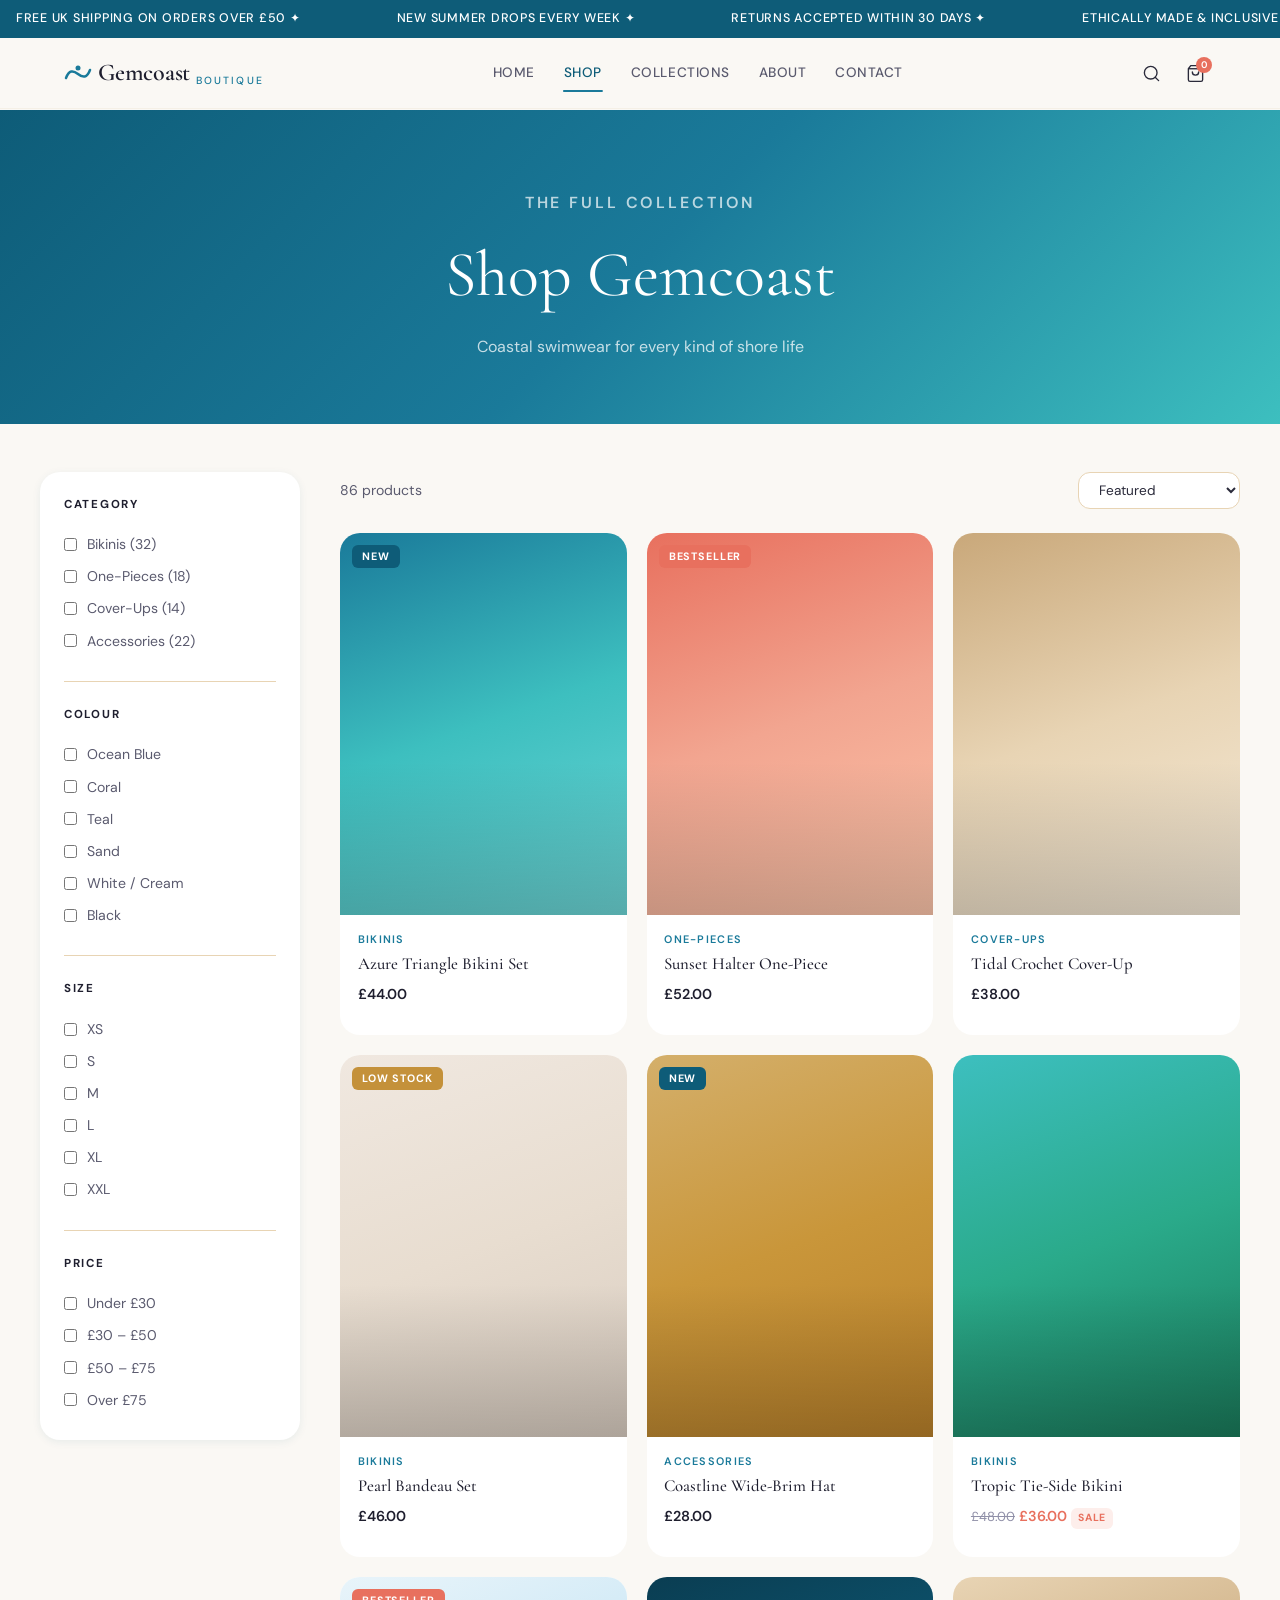
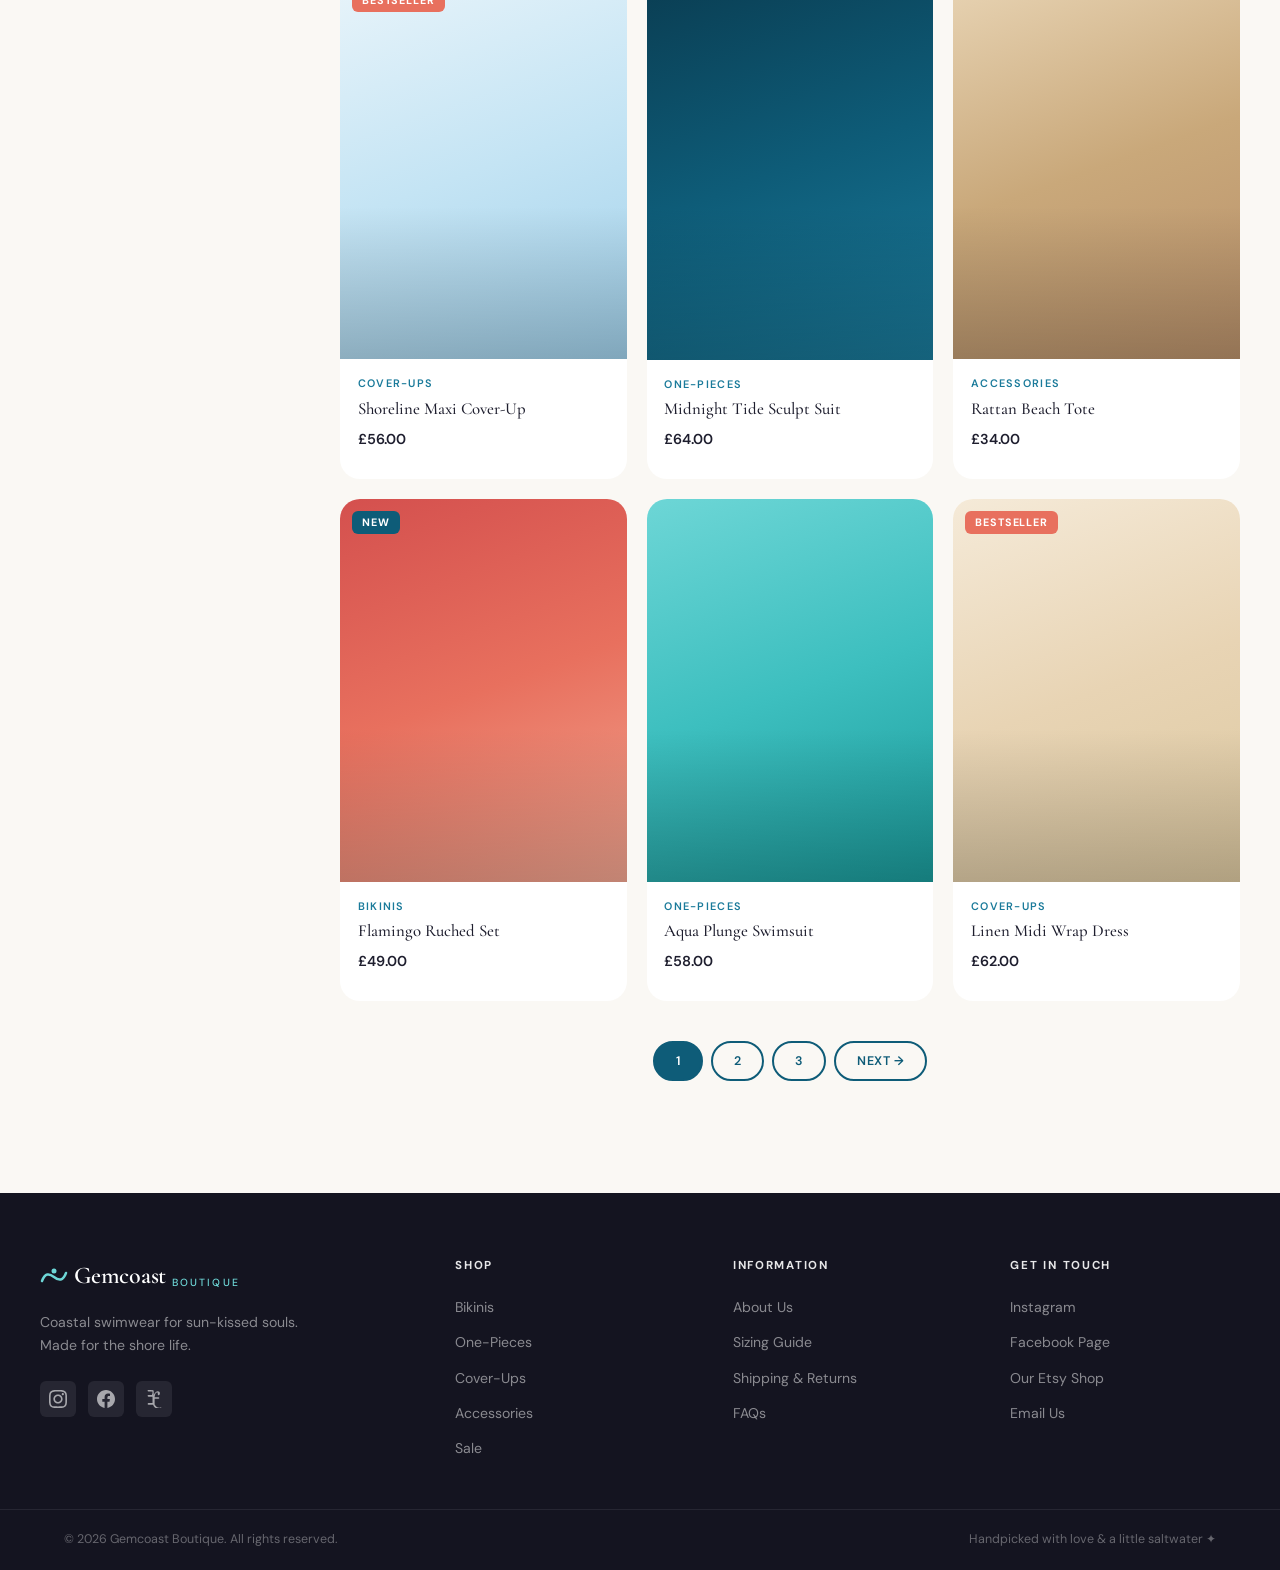
<file: shop.html>
<!DOCTYPE html>
<html lang="en">
<head>
  <meta charset="UTF-8" />
  <meta name="viewport" content="width=device-width, initial-scale=1.0" />
  <title>Shop — Gemcoast Boutique | Coastal Swimwear</title>
  <meta name="description" content="Browse our full collection of coastal swimwear — bikinis, one-pieces, cover-ups and accessories. Shop Gemcoast Boutique." />
  <link rel="preconnect" href="https://fonts.googleapis.com" />
  <link rel="preconnect" href="https://fonts.gstatic.com" crossorigin />
  <link href="https://fonts.googleapis.com/css2?family=Cormorant+Garamond:ital,wght@0,300;0,400;0,500;0,600;1,300;1,400&family=DM+Sans:opsz,wght@9..40,300;9..40,400;9..40,500;9..40,600&display=swap" rel="stylesheet" />
  <link rel="stylesheet" href="style.css" />
</head>
<body>
  <div class="announce-bar" role="marquee" aria-live="off"><div class="announce-track"><span>Free UK shipping on orders over £50 ✦</span><span>New summer drops every week ✦</span><span>Returns accepted within 30 days ✦</span><span>Ethically made &amp; inclusive sizing ✦</span><span>Free UK shipping on orders over £50 ✦</span><span>New summer drops every week ✦</span><span>Returns accepted within 30 days ✦</span><span>Ethically made &amp; inclusive sizing ✦</span></div></div>
  <header class="site-header" id="site-header">
    <div class="header-wrap container">
      <button class="hamburger" id="hamburger" aria-label="Toggle navigation" aria-expanded="false"><span></span><span></span><span></span></button>
      <a href="index.html" class="wordmark"><svg class="wordmark-wave" width="28" height="18" viewBox="0 0 28 18" fill="none"><path d="M2 14 C5 6, 9 6, 14 10 C19 14, 23 14, 26 6" stroke="currentColor" stroke-width="2.5" stroke-linecap="round" fill="none"/><circle cx="14" cy="4" r="2.5" fill="currentColor"/></svg><span class="wordmark-text">Gemcoast</span><span class="wordmark-sub">boutique</span></a>
      <nav class="main-nav" id="main-nav"><a href="index.html" class="nav-link">Home</a><a href="shop.html" class="nav-link is-active">Shop</a><a href="index.html#collections" class="nav-link">Collections</a><a href="index.html#about" class="nav-link">About</a><a href="index.html#contact" class="nav-link">Contact</a></nav>
      <div class="header-icons"><button class="icon-btn" id="search-toggle" aria-label="Search"><svg width="19" height="19" fill="none" viewBox="0 0 24 24"><circle cx="11" cy="11" r="8" stroke="currentColor" stroke-width="1.7"/><path d="M21 21l-4.35-4.35" stroke="currentColor" stroke-width="1.7" stroke-linecap="round"/></svg></button><a href="shop.html" class="icon-btn cart-icon" aria-label="Shopping bag"><svg width="19" height="19" fill="none" viewBox="0 0 24 24"><path d="M6 2L3 6v14a2 2 0 002 2h14a2 2 0 002-2V6l-3-4z" stroke="currentColor" stroke-width="1.7" stroke-linecap="round" stroke-linejoin="round"/><line x1="3" y1="6" x2="21" y2="6" stroke="currentColor" stroke-width="1.7"/><path d="M16 10a4 4 0 01-8 0" stroke="currentColor" stroke-width="1.7" stroke-linecap="round" stroke-linejoin="round"/></svg><span class="cart-bubble">0</span></a></div>
    </div>
    <div class="search-bar" id="search-bar" aria-hidden="true"><div class="container"><input type="search" placeholder="Search swimwear, cover-ups, accessories…" aria-label="Search products" /><button class="search-close" id="search-close" aria-label="Close search">✕</button></div></div>
    <nav class="mobile-nav" id="mobile-nav" aria-label="Mobile navigation" aria-hidden="true"><a href="index.html">Home</a><a href="shop.html">Shop</a><a href="index.html#collections">Collections</a><a href="index.html#about">About</a><a href="index.html#contact">Contact</a><a href="https://www.etsy.com/shop/gemcoastboutique" target="_blank" rel="noopener" class="mobile-etsy">Shop on Etsy ↗</a></nav>
  </header>

  <section class="shop-hero" aria-labelledby="shop-title">
    <div class="container"><p class="eyebrow" style="color:rgba(255,255,255,0.7);margin-bottom:0.5rem">The full collection</p><h1 id="shop-title">Shop Gemcoast</h1><p>Coastal swimwear for every kind of shore life</p></div>
  </section>

  <div class="container shop-layout">
    <aside class="shop-filters" aria-label="Product filters">
      <div class="filter-group"><h4>Category</h4><label class="filter-option"><input type="checkbox" name="cat" value="bikinis" /> Bikinis (32)</label><label class="filter-option"><input type="checkbox" name="cat" value="onepieces" /> One-Pieces (18)</label><label class="filter-option"><input type="checkbox" name="cat" value="coverups" /> Cover-Ups (14)</label><label class="filter-option"><input type="checkbox" name="cat" value="accessories" /> Accessories (22)</label></div>
      <div class="filter-group"><h4>Colour</h4><label class="filter-option"><input type="checkbox" name="colour" value="ocean" /> Ocean Blue</label><label class="filter-option"><input type="checkbox" name="colour" value="coral" /> Coral</label><label class="filter-option"><input type="checkbox" name="colour" value="teal" /> Teal</label><label class="filter-option"><input type="checkbox" name="colour" value="sand" /> Sand</label><label class="filter-option"><input type="checkbox" name="colour" value="white" /> White / Cream</label><label class="filter-option"><input type="checkbox" name="colour" value="black" /> Black</label></div>
      <div class="filter-group"><h4>Size</h4><label class="filter-option"><input type="checkbox" name="size" value="xs" /> XS</label><label class="filter-option"><input type="checkbox" name="size" value="s" /> S</label><label class="filter-option"><input type="checkbox" name="size" value="m" /> M</label><label class="filter-option"><input type="checkbox" name="size" value="l" /> L</label><label class="filter-option"><input type="checkbox" name="size" value="xl" /> XL</label><label class="filter-option"><input type="checkbox" name="size" value="xxl" /> XXL</label></div>
      <div class="filter-group"><h4>Price</h4><label class="filter-option"><input type="checkbox" name="price" value="under30" /> Under £30</label><label class="filter-option"><input type="checkbox" name="price" value="30to50" /> £30 – £50</label><label class="filter-option"><input type="checkbox" name="price" value="50to75" /> £50 – £75</label><label class="filter-option"><input type="checkbox" name="price" value="over75" /> Over £75</label></div>
    </aside>
    <main aria-label="Product listings">
      <div class="shop-grid-header"><p class="shop-count">86 products</p><select class="shop-sort" aria-label="Sort products"><option>Featured</option><option>Newest first</option><option>Price: low to high</option><option>Price: high to low</option><option>Best selling</option></select></div>
      <div class="shop-products-grid">
        <article class="product-card reveal-up delay-1"><div class="p-media p-img-1"><span class="p-badge badge-new">New</span><button class="p-wishlist" aria-label="Save to wishlist"><svg width="15" height="15" viewBox="0 0 24 24" fill="none"><path d="M20.84 4.61a5.5 5.5 0 00-7.78 0L12 5.67l-1.06-1.06a5.5 5.5 0 00-7.78 7.78l1.06 1.06L12 21.23l7.78-7.78 1.06-1.06a5.5 5.5 0 000-7.78z" stroke="currentColor" stroke-width="1.8"/></svg></button><button class="p-quick">Quick Shop</button></div><div class="p-meta"><p class="p-cat">Bikinis</p><h3 class="p-name">Azure Triangle Bikini Set</h3><p class="p-price"><span class="price">£44.00</span></p></div></article>
        <article class="product-card reveal-up delay-2"><div class="p-media p-img-2"><span class="p-badge badge-best">Bestseller</span><button class="p-wishlist" aria-label="Save to wishlist"><svg width="15" height="15" viewBox="0 0 24 24" fill="none"><path d="M20.84 4.61a5.5 5.5 0 00-7.78 0L12 5.67l-1.06-1.06a5.5 5.5 0 00-7.78 7.78l1.06 1.06L12 21.23l7.78-7.78 1.06-1.06a5.5 5.5 0 000-7.78z" stroke="currentColor" stroke-width="1.8"/></svg></button><button class="p-quick">Quick Shop</button></div><div class="p-meta"><p class="p-cat">One-Pieces</p><h3 class="p-name">Sunset Halter One-Piece</h3><p class="p-price"><span class="price">£52.00</span></p></div></article>
        <article class="product-card reveal-up delay-3"><div class="p-media p-img-3"><button class="p-wishlist" aria-label="Save to wishlist"><svg width="15" height="15" viewBox="0 0 24 24" fill="none"><path d="M20.84 4.61a5.5 5.5 0 00-7.78 0L12 5.67l-1.06-1.06a5.5 5.5 0 00-7.78 7.78l1.06 1.06L12 21.23l7.78-7.78 1.06-1.06a5.5 5.5 0 000-7.78z" stroke="currentColor" stroke-width="1.8"/></svg></button><button class="p-quick">Quick Shop</button></div><div class="p-meta"><p class="p-cat">Cover-Ups</p><h3 class="p-name">Tidal Crochet Cover-Up</h3><p class="p-price"><span class="price">£38.00</span></p></div></article>
        <article class="product-card reveal-up delay-1"><div class="p-media p-img-4"><span class="p-badge badge-low">Low stock</span><button class="p-wishlist" aria-label="Save to wishlist"><svg width="15" height="15" viewBox="0 0 24 24" fill="none"><path d="M20.84 4.61a5.5 5.5 0 00-7.78 0L12 5.67l-1.06-1.06a5.5 5.5 0 00-7.78 7.78l1.06 1.06L12 21.23l7.78-7.78 1.06-1.06a5.5 5.5 0 000-7.78z" stroke="currentColor" stroke-width="1.8"/></svg></button><button class="p-quick">Quick Shop</button></div><div class="p-meta"><p class="p-cat">Bikinis</p><h3 class="p-name">Pearl Bandeau Set</h3><p class="p-price"><span class="price">£46.00</span></p></div></article>
        <article class="product-card reveal-up delay-2"><div class="p-media p-img-5"><span class="p-badge badge-new">New</span><button class="p-wishlist" aria-label="Save to wishlist"><svg width="15" height="15" viewBox="0 0 24 24" fill="none"><path d="M20.84 4.61a5.5 5.5 0 00-7.78 0L12 5.67l-1.06-1.06a5.5 5.5 0 00-7.78 7.78l1.06 1.06L12 21.23l7.78-7.78 1.06-1.06a5.5 5.5 0 000-7.78z" stroke="currentColor" stroke-width="1.8"/></svg></button><button class="p-quick">Quick Shop</button></div><div class="p-meta"><p class="p-cat">Accessories</p><h3 class="p-name">Coastline Wide-Brim Hat</h3><p class="p-price"><span class="price">£28.00</span></p></div></article>
        <article class="product-card reveal-up delay-3"><div class="p-media p-img-6"><button class="p-wishlist" aria-label="Save to wishlist"><svg width="15" height="15" viewBox="0 0 24 24" fill="none"><path d="M20.84 4.61a5.5 5.5 0 00-7.78 0L12 5.67l-1.06-1.06a5.5 5.5 0 00-7.78 7.78l1.06 1.06L12 21.23l7.78-7.78 1.06-1.06a5.5 5.5 0 000-7.78z" stroke="currentColor" stroke-width="1.8"/></svg></button><button class="p-quick">Quick Shop</button></div><div class="p-meta"><p class="p-cat">Bikinis</p><h3 class="p-name">Tropic Tie-Side Bikini</h3><p class="p-price"><span class="price-was">£48.00</span><span class="price price-sale">£36.00</span><span class="sale-tag">Sale</span></p></div></article>
        <article class="product-card reveal-up delay-1"><div class="p-media p-img-7"><span class="p-badge badge-best">Bestseller</span><button class="p-wishlist" aria-label="Save to wishlist"><svg width="15" height="15" viewBox="0 0 24 24" fill="none"><path d="M20.84 4.61a5.5 5.5 0 00-7.78 0L12 5.67l-1.06-1.06a5.5 5.5 0 00-7.78 7.78l1.06 1.06L12 21.23l7.78-7.78 1.06-1.06a5.5 5.5 0 000-7.78z" stroke="currentColor" stroke-width="1.8"/></svg></button><button class="p-quick">Quick Shop</button></div><div class="p-meta"><p class="p-cat">Cover-Ups</p><h3 class="p-name">Shoreline Maxi Cover-Up</h3><p class="p-price"><span class="price">£56.00</span></p></div></article>
        <article class="product-card reveal-up delay-2"><div class="p-media p-img-8"><button class="p-wishlist" aria-label="Save to wishlist"><svg width="15" height="15" viewBox="0 0 24 24" fill="none"><path d="M20.84 4.61a5.5 5.5 0 00-7.78 0L12 5.67l-1.06-1.06a5.5 5.5 0 00-7.78 7.78l1.06 1.06L12 21.23l7.78-7.78 1.06-1.06a5.5 5.5 0 000-7.78z" stroke="currentColor" stroke-width="1.8"/></svg></button><button class="p-quick">Quick Shop</button></div><div class="p-meta"><p class="p-cat">One-Pieces</p><h3 class="p-name">Midnight Tide Sculpt Suit</h3><p class="p-price"><span class="price">£64.00</span></p></div></article>
        <article class="product-card reveal-up delay-3"><div class="p-media" style="background:linear-gradient(160deg,#e8d4b4,#c9a87a,#b8906a)"><button class="p-wishlist" aria-label="Save to wishlist"><svg width="15" height="15" viewBox="0 0 24 24" fill="none"><path d="M20.84 4.61a5.5 5.5 0 00-7.78 0L12 5.67l-1.06-1.06a5.5 5.5 0 00-7.78 7.78l1.06 1.06L12 21.23l7.78-7.78 1.06-1.06a5.5 5.5 0 000-7.78z" stroke="currentColor" stroke-width="1.8"/></svg></button><button class="p-quick">Quick Shop</button></div><div class="p-meta"><p class="p-cat">Accessories</p><h3 class="p-name">Rattan Beach Tote</h3><p class="p-price"><span class="price">£34.00</span></p></div></article>
        <article class="product-card reveal-up delay-1"><div class="p-media" style="background:linear-gradient(160deg,#d4504e,#e8705e,#f2a590)"><span class="p-badge badge-new">New</span><button class="p-wishlist" aria-label="Save to wishlist"><svg width="15" height="15" viewBox="0 0 24 24" fill="none"><path d="M20.84 4.61a5.5 5.5 0 00-7.78 0L12 5.67l-1.06-1.06a5.5 5.5 0 00-7.78 7.78l1.06 1.06L12 21.23l7.78-7.78 1.06-1.06a5.5 5.5 0 000-7.78z" stroke="currentColor" stroke-width="1.8"/></svg></button><button class="p-quick">Quick Shop</button></div><div class="p-meta"><p class="p-cat">Bikinis</p><h3 class="p-name">Flamingo Ruched Set</h3><p class="p-price"><span class="price">£49.00</span></p></div></article>
        <article class="product-card reveal-up delay-2"><div class="p-media" style="background:linear-gradient(160deg,#6dd6d6,#3dbfbf,#1a9a9a)"><button class="p-wishlist" aria-label="Save to wishlist"><svg width="15" height="15" viewBox="0 0 24 24" fill="none"><path d="M20.84 4.61a5.5 5.5 0 00-7.78 0L12 5.67l-1.06-1.06a5.5 5.5 0 00-7.78 7.78l1.06 1.06L12 21.23l7.78-7.78 1.06-1.06a5.5 5.5 0 000-7.78z" stroke="currentColor" stroke-width="1.8"/></svg></button><button class="p-quick">Quick Shop</button></div><div class="p-meta"><p class="p-cat">One-Pieces</p><h3 class="p-name">Aqua Plunge Swimsuit</h3><p class="p-price"><span class="price">£58.00</span></p></div></article>
        <article class="product-card reveal-up delay-3"><div class="p-media" style="background:linear-gradient(160deg,#f5ead8,#e8d4b4,#dcc8a0)"><span class="p-badge badge-best">Bestseller</span><button class="p-wishlist" aria-label="Save to wishlist"><svg width="15" height="15" viewBox="0 0 24 24" fill="none"><path d="M20.84 4.61a5.5 5.5 0 00-7.78 0L12 5.67l-1.06-1.06a5.5 5.5 0 00-7.78 7.78l1.06 1.06L12 21.23l7.78-7.78 1.06-1.06a5.5 5.5 0 000-7.78z" stroke="currentColor" stroke-width="1.8"/></svg></button><button class="p-quick">Quick Shop</button></div><div class="p-meta"><p class="p-cat">Cover-Ups</p><h3 class="p-name">Linen Midi Wrap Dress</h3><p class="p-price"><span class="price">£62.00</span></p></div></article>
      </div>
      <nav aria-label="Product pages" style="margin-top:2.5rem;display:flex;justify-content:center;gap:0.5rem;"><button class="btn btn-outline btn-sm" style="background:var(--ocean);color:white;border-color:var(--ocean)">1</button><button class="btn btn-outline btn-sm">2</button><button class="btn btn-outline btn-sm">3</button><button class="btn btn-outline btn-sm">Next →</button></nav>
    </main>
  </div>

  <footer class="site-footer" role="contentinfo" style="margin-top:4rem">
    <div class="container footer-layout">
      <div class="footer-brand-col"><a href="index.html" class="wordmark wordmark-light"><svg class="wordmark-wave" width="28" height="18" viewBox="0 0 28 18" fill="none"><path d="M2 14 C5 6, 9 6, 14 10 C19 14, 23 14, 26 6" stroke="currentColor" stroke-width="2.5" stroke-linecap="round" fill="none"/><circle cx="14" cy="4" r="2.5" fill="currentColor"/></svg><span class="wordmark-text">Gemcoast</span><span class="wordmark-sub">boutique</span></a><p class="footer-tag">Coastal swimwear for sun-kissed souls.<br>Made for the shore life.</p><div class="footer-socials"><a href="https://www.instagram.com/gemcoast1_" target="_blank" rel="noopener" aria-label="Instagram" class="footer-soc"><svg width="18" height="18" viewBox="0 0 24 24" fill="currentColor"><path d="M12 2.163c3.204 0 3.584.012 4.85.07 3.252.148 4.771 1.691 4.919 4.919.058 1.265.069 1.645.069 4.849 0 3.205-.012 3.584-.069 4.849-.149 3.225-1.664 4.771-4.919 4.919-1.266.058-1.644.07-4.85.07-3.204 0-3.584-.012-4.849-.07-3.26-.149-4.771-1.699-4.919-4.92-.058-1.265-.07-1.644-.07-4.849 0-3.204.013-3.583.07-4.849.149-3.227 1.664-4.771 4.919-4.919 1.266-.057 1.645-.069 4.849-.069zm0-2.163c-3.259 0-3.667.014-4.947.072-4.358.2-6.78 2.618-6.98 6.98-.059 1.281-.073 1.689-.073 4.948 0 3.259.014 3.668.072 4.948.2 4.358 2.618 6.78 6.98 6.98 1.281.058 1.689.072 4.948.072 3.259 0 3.668-.014 4.948-.072 4.354-.2 6.782-2.618 6.979-6.98.059-1.28.073-1.689.073-4.948 0-3.259-.014-3.667-.072-4.947-.196-4.354-2.617-6.78-6.979-6.98-1.281-.059-1.69-.073-4.949-.073zm0 5.838c-3.403 0-6.162 2.759-6.162 6.162s2.759 6.163 6.162 6.163 6.162-2.759 6.162-6.163c0-3.403-2.759-6.162-6.162-6.162zm0 10.162c-2.209 0-4-1.79-4-4 0-2.209 1.791-4 4-4s4 1.791 4 4c0 2.21-1.791 4-4 4zm6.406-11.845c-.796 0-1.441.645-1.441 1.44s.645 1.44 1.441 1.44c.795 0 1.439-.645 1.439-1.44s-.644-1.44-1.439-1.44z"/></svg></a><a href="https://www.facebook.com/share/1HpPGUapNn/" target="_blank" rel="noopener" class="footer-soc"><svg width="18" height="18" fill="currentColor" viewBox="0 0 24 24"><path d="M24 12.073c0-6.627-5.373-12-12-12s-12 5.373-12 12c0 5.99 4.388 10.954 10.125 11.854v-8.385H7.078v-3.47h3.047V9.43c0-3.007 1.792-4.669 4.533-4.669 1.312 0 2.686.235 2.686.235v2.953H15.83c-1.491 0-1.956.925-1.956 1.874v2.25h3.328l-.532 3.47h-2.796v8.385C19.612 23.027 24 18.062 24 12.073z"/></svg></a><a href="https://www.etsy.com/shop/gemcoastboutique" target="_blank" rel="noopener" class="footer-soc"><svg width="18" height="18" viewBox="0 0 24 24" fill="currentColor"><path d="M9.194 4.013c.05-.913.1-1.826.1-2.75C9.294.588 9.581 0 10.256 0c.3 0 .562.113.787.338.537.538.575 1.563.575 2.125v4.963h.025c.3-1.238 1.975-5.888 5.487-5.888.788 0 1.5.238 1.963.7.638.638.762 1.538.762 2.226 0 1.25-.462 2.563-1.475 2.563-.338 0-.662-.113-.9-.35-.325-.325-.463-.875-.463-1.463 0-.2.013-.4.025-.6.012-.15.025-.3.025-.45 0-.275-.088-.512-.275-.7-.188-.187-.438-.287-.713-.287-.862 0-1.537.537-2.037 1.475-.563 1.062-.988 2.75-1.25 4.587-.013.088-.025.175-.025.263h5.012c.8 0 1.338.35 1.338 1.1 0 .7-.463 1.025-1.213 1.025H12.9c-.037.3-.075.6-.075.912v6.9c.55 1.263 1.588 2.425 2.825 3.163.913.538 2.063.9 3.3.9.65 0 1.313-.1 1.925-.3.087-.025.162-.05.237-.05.4 0 .65.3.65.7 0 .45-.262.75-.725.9-.787.25-1.725.412-2.637.412-1.913 0-3.788-.65-5.263-1.962-1.075-.963-1.9-2.213-2.4-3.588H4.744c-.85 0-1.2-.313-1.2-1.05 0-.688.425-1.075 1.162-1.075h5.313V9.8c0-.312.025-.625.063-.925H4.644c-.85 0-1.2-.312-1.2-1.05 0-.687.425-1.062 1.162-1.062h4.588c.5-1.25.8-2.5.8-3.55c0-.4-.05-.775-.137-1.2H4.644c-.85 0-1.2-.313-1.2-1.05 0-.688.425-1.075 1.162-1.075h4.538c.025.375.05.75.05 1.125z"/></svg></a></div></div>
      <nav class="footer-col" aria-labelledby="f-shop2"><h4 id="f-shop2">Shop</h4><ul><li><a href="shop.html?cat=bikinis">Bikinis</a></li><li><a href="shop.html?cat=onepieces">One-Pieces</a></li><li><a href="shop.html?cat=coverups">Cover-Ups</a></li><li><a href="shop.html?cat=accessories">Accessories</a></li><li><a href="shop.html?cat=sale">Sale</a></li></ul></nav>
      <nav class="footer-col" aria-labelledby="f-info2"><h4 id="f-info2">Information</h4><ul><li><a href="index.html#about">About Us</a></li><li><a href="#">Sizing Guide</a></li><li><a href="#">Shipping &amp; Returns</a></li><li><a href="#">FAQs</a></li></ul></nav>
      <nav class="footer-col" aria-labelledby="f-contact2"><h4 id="f-contact2">Get in Touch</h4><ul><li><a href="https://www.instagram.com/gemcoast1_" target="_blank" rel="noopener">Instagram</a></li><li><a href="https://www.facebook.com/share/1HpPGUapNn/" target="_blank" rel="noopener">Facebook Page</a></li><li><a href="https://www.etsy.com/shop/gemcoastboutique" target="_blank" rel="noopener">Our Etsy Shop</a></li><li><a href="mailto:hello@gemcoastboutique.com">Email Us</a></li></ul></nav>
    </div>
    <div class="footer-bar"><div class="container footer-bar-inner"><p>&copy; 2026 Gemcoast Boutique. All rights reserved.</p><p>Handpicked with love &amp; a little saltwater ✦</p></div></div>
  </footer>
  <button class="back-top" id="back-top" aria-label="Scroll back to top" hidden><svg width="18" height="18" fill="none" viewBox="0 0 24 24"><path d="M18 15l-6-6-6 6" stroke="currentColor" stroke-width="2.2" stroke-linecap="round" stroke-linejoin="round"/></svg></button>
  <script src="script.js"></script>
</body>
</html>
</file>
<file: style.css>
/* ============================================================
   GEMCOAST BOUTIQUE — style.css
   Coastal swimwear boutique
   ============================================================ */

/* ── Design Tokens ─────────────────────────────────────────── */
:root {
  --ocean:        #0e5c78;
  --ocean-mid:    #1a7a9a;
  --seafoam:      #3dbfbf;
  --seafoam-light:#6dd6d6;
  --coral:        #e8705e;
  --coral-light:  #f29d8e;
  --sand:         #c9a87a;
  --sand-light:   #e8d4b4;
  --bg:           #faf8f4;
  --pearl:        #f5f0e6;
  --dark:         #141420;
  --charcoal:     #1e1e2e;
  --text:         #2a2a3a;
  --text-mid:     #5a5a6e;
  --text-light:   #9090a8;
  --gold:         #c4913a;
  --gold-light:   #d8b06a;
  --white:        #ffffff;
  --radius-sm:    6px;
  --radius:       12px;
  --radius-lg:    20px;
  --radius-xl:    32px;
  --shadow-sm:    0 2px 8px rgba(14,92,120,0.08);
  --shadow:       0 8px 30px rgba(14,92,120,0.12);
  --shadow-lg:    0 20px 60px rgba(14,92,120,0.18);
  --transition:   0.3s cubic-bezier(0.4,0,0.2,1);
  --transition-slow: 0.6s cubic-bezier(0.4,0,0.2,1);
  --header-h:     70px;
  --announce-h:   38px;
}

/* ── Reset & Base ───────────────────────────────────────────── */
*, *::before, *::after { box-sizing: border-box; margin: 0; padding: 0; }

html {
  scroll-behavior: smooth;
  font-size: 16px;
  -webkit-text-size-adjust: 100%;
}

body {
  font-family: 'DM Sans', sans-serif;
  background: var(--bg);
  color: var(--text);
  line-height: 1.6;
  overflow-x: hidden;
}

img { display: block; max-width: 100%; height: auto; }
a { text-decoration: none; color: inherit; }
ul { list-style: none; }
button { font-family: inherit; cursor: pointer; border: none; background: none; }
input, button { outline-color: var(--ocean); }

.container {
  max-width: 1200px;
  margin: 0 auto;
  padding: 0 24px;
}

.sr-only {
  position: absolute; width: 1px; height: 1px;
  padding: 0; margin: -1px; overflow: hidden;
  clip: rect(0,0,0,0); white-space: nowrap; border: 0;
}

/* ── Announcement Bar ───────────────────────────────────────── */
.announce-bar {
  background: var(--ocean);
  color: var(--white);
  height: var(--announce-h);
  overflow: hidden;
  display: flex;
  align-items: center;
}

.announce-track {
  display: flex;
  gap: 4rem;
  white-space: nowrap;
  animation: marquee-scroll 32s linear infinite;
  font-size: 0.78rem;
  font-weight: 500;
  letter-spacing: 0.06em;
  text-transform: uppercase;
}

.announce-track span { padding: 0 1rem; }

@keyframes marquee-scroll {
  0%   { transform: translateX(0); }
  100% { transform: translateX(-50%); }
}

/* ── Header ─────────────────────────────────────────────────── */
.site-header {
  position: sticky;
  top: 0;
  z-index: 100;
  background: var(--bg);
  border-bottom: 1px solid transparent;
  transition: background var(--transition), border-color var(--transition), box-shadow var(--transition);
}

.site-header.scrolled {
  background: rgba(250,248,244,0.92);
  backdrop-filter: blur(16px);
  -webkit-backdrop-filter: blur(16px);
  border-color: rgba(14,92,120,0.1);
  box-shadow: var(--shadow-sm);
}

.header-wrap {
  height: var(--header-h);
  display: flex;
  align-items: center;
  justify-content: space-between;
  gap: 1rem;
}

/* Wordmark / Logo */
.wordmark {
  display: flex;
  align-items: center;
  gap: 6px;
  text-decoration: none;
  color: var(--charcoal);
  flex-shrink: 0;
}

.wordmark-wave { color: var(--ocean-mid); }

.wordmark-text {
  font-family: 'Cormorant Garamond', serif;
  font-size: 1.5rem;
  font-weight: 600;
  letter-spacing: -0.01em;
  color: var(--charcoal);
}

.wordmark-sub {
  font-size: 0.65rem;
  font-weight: 500;
  letter-spacing: 0.2em;
  text-transform: uppercase;
  color: var(--ocean-mid);
  align-self: flex-end;
  padding-bottom: 3px;
}

.wordmark-light .wordmark-text { color: var(--white); }
.wordmark-light .wordmark-wave { color: var(--seafoam-light); }
.wordmark-light .wordmark-sub { color: var(--seafoam-light); }

/* Nav */
.main-nav {
  display: flex;
  align-items: center;
  gap: 0;
}

.nav-link {
  font-size: 0.85rem;
  font-weight: 500;
  letter-spacing: 0.04em;
  text-transform: uppercase;
  color: var(--text-mid);
  padding: 0.4rem 0.9rem;
  border-radius: var(--radius-sm);
  transition: color var(--transition), background var(--transition);
  position: relative;
}

.nav-link::after {
  content: '';
  position: absolute;
  bottom: -2px;
  left: 50%;
  transform: translateX(-50%) scaleX(0);
  width: 60%;
  height: 2px;
  background: var(--ocean-mid);
  border-radius: 2px;
  transition: transform var(--transition);
}

.nav-link:hover { color: var(--ocean); }
.nav-link:hover::after,
.nav-link.is-active::after { transform: translateX(-50%) scaleX(1); }
.nav-link.is-active { color: var(--ocean); }

/* Header icons */
.header-icons { display: flex; align-items: center; gap: 4px; }

.icon-btn {
  width: 40px; height: 40px;
  display: flex; align-items: center; justify-content: center;
  border-radius: var(--radius-sm);
  color: var(--text);
  transition: color var(--transition), background var(--transition);
}

.icon-btn:hover { background: var(--pearl); color: var(--ocean); }

.cart-icon { position: relative; }

.cart-bubble {
  position: absolute;
  top: 4px; right: 4px;
  width: 16px; height: 16px;
  background: var(--coral);
  color: white;
  border-radius: 50%;
  font-size: 0.6rem;
  font-weight: 600;
  display: flex; align-items: center; justify-content: center;
  pointer-events: none;
}

/* Search Bar */
.search-bar {
  height: 0;
  overflow: hidden;
  background: var(--pearl);
  transition: height var(--transition);
  border-top: 1px solid transparent;
}

.search-bar.open {
  height: 60px;
  border-color: rgba(14,92,120,0.1);
}

.search-bar .container {
  height: 100%;
  display: flex;
  align-items: center;
  gap: 12px;
}

.search-bar input {
  flex: 1;
  background: none;
  border: none;
  font-family: inherit;
  font-size: 0.95rem;
  color: var(--text);
}

.search-bar input::placeholder { color: var(--text-light); }

.search-close {
  font-size: 1rem;
  color: var(--text-mid);
  transition: color var(--transition);
}

.search-close:hover { color: var(--coral); }

/* Hamburger */
.hamburger {
  display: none;
  flex-direction: column;
  justify-content: center;
  gap: 5px;
  width: 36px; height: 36px;
  padding: 4px;
  border-radius: var(--radius-sm);
  transition: background var(--transition);
}

.hamburger:hover { background: var(--pearl); }

.hamburger span {
  display: block;
  height: 2px;
  background: var(--charcoal);
  border-radius: 2px;
  transition: transform var(--transition), opacity var(--transition);
}

.hamburger.open span:nth-child(1) { transform: translateY(7px) rotate(45deg); }
.hamburger.open span:nth-child(2) { opacity: 0; }
.hamburger.open span:nth-child(3) { transform: translateY(-7px) rotate(-45deg); }

/* Mobile nav */
.mobile-nav {
  display: none;
  flex-direction: column;
  background: var(--white);
  border-top: 1px solid var(--pearl);
  padding: 1rem 0;
  overflow: hidden;
  max-height: 0;
  transition: max-height var(--transition-slow);
}

.mobile-nav.open { max-height: 400px; }

.mobile-nav a {
  display: block;
  padding: 0.75rem 1.5rem;
  font-size: 0.95rem;
  font-weight: 500;
  color: var(--text);
  border-bottom: 1px solid var(--pearl);
  transition: color var(--transition), background var(--transition);
}

.mobile-nav a:last-child { border-bottom: none; }
.mobile-nav a:hover { color: var(--ocean); background: var(--pearl); }

.mobile-etsy {
  color: var(--ocean) !important;
  font-weight: 600 !important;
}

/* ── Buttons ─────────────────────────────────────────────────── */
.btn {
  display: inline-flex;
  align-items: center;
  justify-content: center;
  gap: 8px;
  padding: 0.85rem 1.9rem;
  border-radius: var(--radius-xl);
  font-family: 'DM Sans', sans-serif;
  font-size: 0.88rem;
  font-weight: 600;
  letter-spacing: 0.04em;
  text-transform: uppercase;
  cursor: pointer;
  border: 2px solid transparent;
  transition: all var(--transition);
  text-decoration: none;
  white-space: nowrap;
}

.btn:focus-visible { outline: 3px solid var(--ocean); outline-offset: 3px; }

.btn-primary {
  background: var(--ocean);
  color: var(--white);
  border-color: var(--ocean);
  box-shadow: 0 4px 20px rgba(14,92,120,0.25);
}

.btn-primary:hover {
  background: var(--ocean-mid);
  border-color: var(--ocean-mid);
  transform: translateY(-2px);
  box-shadow: 0 8px 28px rgba(14,92,120,0.35);
}

.btn-outline {
  background: transparent;
  color: var(--ocean);
  border-color: var(--ocean);
}

.btn-outline:hover {
  background: var(--ocean);
  color: var(--white);
  transform: translateY(-2px);
  box-shadow: 0 8px 28px rgba(14,92,120,0.25);
}

.btn-glass {
  background: rgba(255,255,255,0.15);
  color: var(--white);
  border-color: rgba(255,255,255,0.45);
  backdrop-filter: blur(8px);
}

.btn-glass:hover {
  background: rgba(255,255,255,0.28);
  border-color: rgba(255,255,255,0.7);
  transform: translateY(-2px);
}

.btn-sm {
  padding: 0.6rem 1.3rem;
  font-size: 0.78rem;
}

/* ── Section Base ────────────────────────────────────────────── */
.section { padding: 80px 0; }

.section-head {
  display: grid;
  grid-template-columns: 1fr auto;
  grid-template-rows: auto auto;
  align-items: start;
  gap: 0.25rem 1rem;
  margin-bottom: 3rem;
}

.section-head .eyebrow { grid-column: 1; }
.section-head .section-title { grid-column: 1; margin-bottom: 0; }
.section-head .section-link { grid-column: 2; grid-row: 2; align-self: end; }

.eyebrow {
  font-size: 0.72rem;
  font-weight: 600;
  letter-spacing: 0.18em;
  text-transform: uppercase;
  color: var(--ocean-mid);
  margin-bottom: 0.5rem;
}

.section-title {
  font-family: 'Cormorant Garamond', serif;
  font-size: clamp(2rem, 4vw, 3rem);
  font-weight: 500;
  line-height: 1.15;
  color: var(--charcoal);
}

.section-link {
  display: inline-flex;
  align-items: center;
  gap: 6px;
  font-size: 0.82rem;
  font-weight: 600;
  letter-spacing: 0.06em;
  text-transform: uppercase;
  color: var(--ocean);
  border-bottom: 1.5px solid var(--ocean);
  padding-bottom: 2px;
  transition: gap var(--transition), color var(--transition);
}

.section-link:hover { gap: 10px; color: var(--ocean-mid); }

/* ── Hero ────────────────────────────────────────────────────── */
.hero {
  position: relative;
  min-height: 100svh;
  display: flex;
  align-items: center;
  overflow: hidden;
  background: linear-gradient(
    135deg,
    #0a3d52 0%,
    #0e5c78 25%,
    #1a7a9a 50%,
    #3dbfbf 75%,
    #e8705e 100%
  );
  background-size: 400% 400%;
  animation: hero-gradient 14s ease infinite;
}

@keyframes hero-gradient {
  0%   { background-position: 0% 50%; }
  50%  { background-position: 100% 50%; }
  100% { background-position: 0% 50%; }
}

.hero-inner {
  position: relative;
  z-index: 2;
  padding-top: 60px;
  padding-bottom: 140px;
  max-width: 760px;
}

.hero-tag {
  display: flex;
  align-items: center;
  gap: 12px;
  color: rgba(255,255,255,0.7);
  font-size: 0.72rem;
  font-weight: 600;
  letter-spacing: 0.22em;
  text-transform: uppercase;
  margin-bottom: 1.5rem;
}

.hero-tag-line {
  flex: 0 0 32px;
  height: 1px;
  background: rgba(255,255,255,0.5);
}

.hero-headline {
  font-family: 'Cormorant Garamond', serif;
  font-size: clamp(3.2rem, 8vw, 7rem);
  font-weight: 400;
  line-height: 1.05;
  color: var(--white);
  margin-bottom: 1.5rem;
  letter-spacing: -0.02em;
}

.hero-em {
  font-style: italic;
  font-weight: 300;
  color: var(--sand-light);
}

.hero-sub {
  font-size: 1.05rem;
  font-weight: 400;
  color: rgba(255,255,255,0.82);
  max-width: 520px;
  line-height: 1.7;
  margin-bottom: 2.5rem;
}

.hero-btns {
  display: flex;
  align-items: center;
  gap: 1rem;
  flex-wrap: wrap;
  margin-bottom: 3rem;
}

.hero-proof {
  display: flex;
  align-items: center;
  gap: 1.5rem;
  flex-wrap: wrap;
}

.proof-item {
  display: flex;
  flex-direction: column;
  gap: 2px;
}

.proof-item strong {
  font-family: 'Cormorant Garamond', serif;
  font-size: 1.6rem;
  font-weight: 600;
  color: var(--white);
  line-height: 1;
}

.proof-item span {
  font-size: 0.72rem;
  font-weight: 500;
  letter-spacing: 0.08em;
  text-transform: uppercase;
  color: rgba(255,255,255,0.6);
}

.proof-sep {
  width: 1px;
  height: 36px;
  background: rgba(255,255,255,0.25);
}

/* Hero particles */
.hero-particles {
  position: absolute;
  inset: 0;
  z-index: 1;
  pointer-events: none;
  overflow: hidden;
}

.particle {
  position: absolute;
  border-radius: 50%;
  background: rgba(255,255,255,0.12);
  animation: float-particle var(--dur, 8s) var(--delay, 0s) ease-in-out infinite;
}

@keyframes float-particle {
  0%, 100% { transform: translateY(0) scale(1); opacity: 0.6; }
  50% { transform: translateY(-40px) scale(1.1); opacity: 1; }
}

/* Hero bottom wave */
.hero-wave {
  position: absolute;
  bottom: 0;
  left: 0;
  right: 0;
  z-index: 3;
  line-height: 0;
}

.hero-wave svg { display: block; width: 100%; height: 100px; }

/* ── Marquee Strip ───────────────────────────────────────────── */
.marquee-strip {
  background: var(--pearl);
  border-top: 1px solid var(--sand-light);
  border-bottom: 1px solid var(--sand-light);
  padding: 14px 0;
  overflow: hidden;
}

.marquee-inner {
  display: flex;
  gap: 3rem;
  white-space: nowrap;
  animation: marquee-scroll 28s linear infinite;
  font-size: 0.72rem;
  font-weight: 600;
  letter-spacing: 0.14em;
  text-transform: uppercase;
  color: var(--text-mid);
}

.marquee-inner span { padding: 0 0.5rem; }

/* ── Collections Grid ───────────────────────────────────────── */
.collections-section { background: var(--bg); }

.collections-grid {
  display: grid;
  grid-template-columns: repeat(4, 1fr);
  gap: 1.25rem;
}

.col-card {
  position: relative;
  border-radius: var(--radius-lg);
  overflow: hidden;
  aspect-ratio: 3/4;
  display: flex;
  flex-direction: column;
  justify-content: flex-end;
  text-decoration: none;
  transition: transform var(--transition), box-shadow var(--transition);
}

.col-card:hover { transform: translateY(-6px); box-shadow: var(--shadow-lg); }

.col-art {
  position: absolute;
  inset: 0;
  display: flex;
  align-items: center;
  justify-content: center;
  z-index: 0;
}

.col-bikinis   .col-art { background: linear-gradient(145deg, #1a7a9a, #3dbfbf, #6dd6d6); }
.col-onepieces .col-art { background: linear-gradient(145deg, #e8705e, #d4504e, #0e5c78); }
.col-coverups  .col-art { background: linear-gradient(145deg, #c9a87a, #e8d4b4, #c9963a); }
.col-accessories .col-art { background: linear-gradient(145deg, #3dbfbf, #0e5c78, #1a7a9a); }

.col-orb {
  position: absolute;
  border-radius: 50%;
  background: rgba(255,255,255,0.15);
  animation: orb-float 6s ease-in-out infinite;
}

.orb-a { width: 120px; height: 120px; top: 20%; left: 15%; animation-delay: 0s; }
.orb-b { width: 80px; height: 80px; bottom: 25%; right: 20%; animation-delay: -3s; }

@keyframes orb-float {
  0%, 100% { transform: translate(0,0); }
  50% { transform: translate(8px, -12px); }
}

.col-icon {
  width: 64px; height: 64px;
  position: relative;
  z-index: 1;
  filter: drop-shadow(0 4px 12px rgba(0,0,0,0.2));
  transition: transform var(--transition);
}

.col-card:hover .col-icon { transform: scale(1.12) translateY(-4px); }

.col-info {
  position: relative;
  z-index: 2;
  padding: 1.5rem;
  background: linear-gradient(to top, rgba(0,0,0,0.7) 0%, rgba(0,0,0,0) 100%);
  color: var(--white);
}

.col-info h3 {
  font-family: 'Cormorant Garamond', serif;
  font-size: 1.5rem;
  font-weight: 500;
  margin-bottom: 4px;
}

.col-count {
  font-size: 0.72rem;
  font-weight: 500;
  letter-spacing: 0.08em;
  text-transform: uppercase;
  color: rgba(255,255,255,0.7);
}

/* ── Products Grid ───────────────────────────────────────────── */
.products-section { background: var(--pearl); }

.products-grid {
  display: grid;
  grid-template-columns: repeat(4, 1fr);
  gap: 1.5rem;
}

.product-card {
  background: var(--white);
  border-radius: var(--radius-lg);
  overflow: hidden;
  transition: transform var(--transition), box-shadow var(--transition);
}

.product-card:hover { transform: translateY(-5px); box-shadow: var(--shadow); }

.p-media {
  position: relative;
  aspect-ratio: 3/4;
  overflow: hidden;
}

/* Product image CSS gradients */
.p-img-1 { background: linear-gradient(160deg, #1a7a9a 0%, #3dbfbf 50%, #6dd6d6 100%); }
.p-img-2 { background: linear-gradient(160deg, #e8705e 0%, #f2a590 50%, #fcc5aa 100%); }
.p-img-3 { background: linear-gradient(160deg, #c9a87a 0%, #e8d4b4 50%, #f5ead8 100%); }
.p-img-4 { background: linear-gradient(160deg, #f0e8e0 0%, #e8ddd0 50%, #d8ccc0 100%); }
.p-img-5 { background: linear-gradient(160deg, #d4af6a 0%, #c9963a 50%, #b8802a 100%); }
.p-img-6 { background: linear-gradient(160deg, #3dbfbf 0%, #2aaa8a 50%, #1a7a5a 100%); }
.p-img-7 { background: linear-gradient(160deg, #e8f4fa 0%, #c4e4f4 50%, #a0d0ea 100%); }
.p-img-8 { background: linear-gradient(160deg, #0a3d52 0%, #0e5c78 50%, #1a7a9a 100%); }

/* Product image hover zoom */
.p-media::after {
  content: '';
  position: absolute;
  inset: 0;
  background: linear-gradient(to bottom, transparent 60%, rgba(0,0,0,0.2));
  transition: background var(--transition);
}

.product-card:hover .p-media::after { background: linear-gradient(to bottom, transparent 40%, rgba(0,0,0,0.3)); }

/* Product badge */
.p-badge {
  position: absolute;
  top: 12px;
  left: 12px;
  z-index: 2;
  padding: 3px 10px;
  border-radius: var(--radius-sm);
  font-size: 0.67rem;
  font-weight: 700;
  letter-spacing: 0.08em;
  text-transform: uppercase;
}

.badge-new  { background: var(--ocean); color: white; }
.badge-best { background: var(--coral); color: white; }
.badge-low  { background: var(--gold); color: white; }

/* Wishlist */
.p-wishlist {
  position: absolute;
  top: 10px;
  right: 10px;
  z-index: 2;
  width: 34px; height: 34px;
  border-radius: 50%;
  background: rgba(255,255,255,0.9);
  display: flex; align-items: center; justify-content: center;
  color: var(--text-mid);
  transition: color var(--transition), background var(--transition), transform var(--transition);
  opacity: 0;
}

.product-card:hover .p-wishlist { opacity: 1; }
.p-wishlist:hover { color: var(--coral); background: white; transform: scale(1.1); }

/* Quick shop */
.p-quick {
  position: absolute;
  bottom: 12px;
  left: 50%;
  transform: translateX(-50%) translateY(12px);
  z-index: 2;
  background: white;
  color: var(--ocean);
  padding: 0.55rem 1.4rem;
  border-radius: var(--radius-xl);
  font-size: 0.75rem;
  font-weight: 600;
  letter-spacing: 0.06em;
  text-transform: uppercase;
  opacity: 0;
  white-space: nowrap;
  transition: opacity var(--transition), transform var(--transition);
  box-shadow: var(--shadow-sm);
}

.product-card:hover .p-quick {
  opacity: 1;
  transform: translateX(-50%) translateY(0);
}

.p-meta { padding: 1rem 1.1rem 1.2rem; }

.p-cat {
  font-size: 0.68rem;
  font-weight: 600;
  letter-spacing: 0.12em;
  text-transform: uppercase;
  color: var(--ocean-mid);
  margin-bottom: 0.3rem;
}

.p-name {
  font-family: 'Cormorant Garamond', serif;
  font-size: 1.05rem;
  font-weight: 500;
  color: var(--charcoal);
  margin-bottom: 0.5rem;
  line-height: 1.3;
}

.p-price { margin-bottom: 0.6rem; font-size: 0.9rem; }

.price {
  font-weight: 600;
  color: var(--charcoal);
}

.price-was {
  font-size: 0.82rem;
  color: var(--text-light);
  text-decoration: line-through;
  margin-right: 4px;
}

.price-sale { color: var(--coral); }

.sale-tag {
  display: inline-block;
  background: rgba(232,112,94,0.12);
  color: var(--coral);
  font-size: 0.65rem;
  font-weight: 700;
  letter-spacing: 0.08em;
  text-transform: uppercase;
  padding: 2px 7px;
  border-radius: var(--radius-sm);
  margin-left: 4px;
}

/* Swatches */
.p-swatches { display: flex; gap: 6px; }

.swatch {
  width: 16px; height: 16px;
  border-radius: 50%;
  cursor: pointer;
  border: 2px solid var(--bg);
  box-shadow: 0 0 0 1px rgba(0,0,0,0.15);
  transition: transform var(--transition);
}

.swatch:hover { transform: scale(1.25); }

.sw-ocean      { background: #1a7a9a; }
.sw-coral      { background: #e8705e; }
.sw-sand       { background: #c9a87a; }
.sw-cream      { background: #f5ead8; }
.sw-terracotta { background: #c4603a; }
.sw-pearl      { background: #f0e8e0; }
.sw-nude       { background: #d4b49a; }
.sw-teal       { background: #3dbfbf; }
.sw-lime       { background: #8bc43c; }
.sw-white      { background: #f8f8f8; box-shadow: 0 0 0 1px rgba(0,0,0,0.25); }

/* ── Trust Band ──────────────────────────────────────────────── */
.trust-band {
  background: var(--white);
  border-top: 1px solid var(--sand-light);
  border-bottom: 1px solid var(--sand-light);
  padding: 2rem 0;
}

.trust-list {
  display: flex;
  align-items: center;
  justify-content: center;
  gap: 0;
  flex-wrap: wrap;
}

.trust-item {
  display: flex;
  align-items: center;
  gap: 1rem;
  padding: 0.75rem 2rem;
}

.trust-item h4 {
  font-size: 0.85rem;
  font-weight: 600;
  color: var(--charcoal);
  margin-bottom: 2px;
}

.trust-item p { font-size: 0.78rem; color: var(--text-mid); }

.trust-icon {
  width: 44px; height: 44px;
  background: var(--pearl);
  border-radius: var(--radius);
  display: flex; align-items: center; justify-content: center;
  color: var(--ocean);
  flex-shrink: 0;
}

.trust-sep {
  width: 1px; height: 48px;
  background: var(--sand-light);
}

/* ── About ───────────────────────────────────────────────────── */
.about-section { background: var(--bg); overflow: hidden; }

.about-layout {
  display: grid;
  grid-template-columns: 1fr 1fr;
  gap: 5rem;
  align-items: center;
}

.about-blob-wrap {
  position: relative;
  height: 500px;
}

.about-blob {
  position: absolute;
  border-radius: 60% 40% 30% 70% / 60% 30% 70% 40%;
  animation: blob-morph 10s ease-in-out infinite;
}

.blob-main {
  width: 80%;
  height: 80%;
  top: 5%;
  left: 5%;
  background: linear-gradient(135deg, var(--ocean), var(--seafoam));
}

.blob-accent {
  width: 55%;
  height: 55%;
  bottom: 0;
  right: 0;
  background: linear-gradient(135deg, var(--coral), var(--sand));
  animation-delay: -5s;
  animation-direction: reverse;
  opacity: 0.85;
}

@keyframes blob-morph {
  0%, 100% { border-radius: 60% 40% 30% 70% / 60% 30% 70% 40%; }
  25% { border-radius: 30% 70% 70% 30% / 30% 30% 70% 70%; }
  50% { border-radius: 70% 30% 20% 80% / 20% 70% 30% 80%; }
  75% { border-radius: 40% 60% 60% 40% / 70% 40% 60% 30%; }
}

.about-float-badge {
  position: absolute;
  bottom: 60px;
  left: -20px;
  background: var(--white);
  border-radius: var(--radius);
  padding: 0.9rem 1.3rem;
  box-shadow: var(--shadow);
  text-align: center;
  z-index: 2;
  animation: float-badge 5s ease-in-out infinite;
}

.badge-num {
  font-family: 'Cormorant Garamond', serif;
  font-size: 1.8rem;
  font-weight: 600;
  color: var(--ocean);
  line-height: 1;
}

.badge-lbl { font-size: 0.7rem; font-weight: 500; color: var(--text-mid); margin-top: 3px; }

@keyframes float-badge {
  0%, 100% { transform: translateY(0); }
  50% { transform: translateY(-8px); }
}

.about-float-tag {
  position: absolute;
  top: 20px;
  right: -10px;
  background: var(--ocean);
  color: white;
  border-radius: var(--radius-xl);
  padding: 0.5rem 1rem;
  font-size: 0.72rem;
  font-weight: 600;
  letter-spacing: 0.06em;
  text-transform: uppercase;
  display: flex;
  align-items: center;
  gap: 6px;
  z-index: 2;
  box-shadow: var(--shadow-sm);
  animation: float-badge 6s 2s ease-in-out infinite;
}

.about-copy { padding: 1rem 0; }

.about-lead {
  font-size: 1.15rem;
  font-weight: 400;
  line-height: 1.65;
  color: var(--charcoal);
  margin-bottom: 1rem;
}

.about-body { color: var(--text-mid); line-height: 1.75; margin-bottom: 1.5rem; }

.about-values {
  display: flex;
  flex-direction: column;
  gap: 0.75rem;
  padding-left: 0;
}

.about-values li {
  display: flex;
  align-items: center;
  gap: 0.75rem;
  font-size: 0.9rem;
  color: var(--text);
}

.val-icon {
  width: 24px; height: 24px;
  display: flex; align-items: center; justify-content: center;
  flex-shrink: 0;
  font-size: 1rem;
}

/* ── Featured Duo ────────────────────────────────────────────── */
.featured-section { background: var(--pearl); }

.featured-duo {
  display: grid;
  grid-template-columns: 1fr 1fr;
  gap: 1.5rem;
}

.feat-card {
  background: var(--white);
  border-radius: var(--radius-lg);
  overflow: hidden;
  display: flex;
  flex-direction: column;
  transition: transform var(--transition), box-shadow var(--transition);
}

.feat-card:hover { transform: translateY(-4px); box-shadow: var(--shadow); }

.feat-media {
  aspect-ratio: 16/9;
  position: relative;
  overflow: hidden;
}

.feat-1 {
  background: linear-gradient(
    135deg,
    #e8705e 0%, #f2a590 30%, #3dbfbf 70%, #1a7a9a 100%
  );
}

.feat-2 {
  background: linear-gradient(
    135deg,
    #0a3d52 0%, #0e5c78 30%, #1a7a9a 60%, #3dbfbf 100%
  );
}

.feat-media::before {
  content: '';
  position: absolute;
  inset: 0;
  background: inherit;
  opacity: 0.7;
  filter: blur(40px);
  transform: scale(1.2);
}

.feat-media::after {
  content: '';
  position: absolute;
  inset: 0;
  background: linear-gradient(to bottom right, transparent, rgba(0,0,0,0.1));
}

.feat-body {
  padding: 1.6rem;
  flex: 1;
  display: flex;
  flex-direction: column;
}

.feat-cat {
  font-size: 0.68rem;
  font-weight: 600;
  letter-spacing: 0.14em;
  text-transform: uppercase;
  color: var(--ocean-mid);
  margin-bottom: 0.4rem;
}

.feat-name {
  font-family: 'Cormorant Garamond', serif;
  font-size: 1.35rem;
  font-weight: 500;
  color: var(--charcoal);
  margin-bottom: 0.7rem;
  line-height: 1.25;
}

.feat-desc {
  font-size: 0.88rem;
  color: var(--text-mid);
  line-height: 1.7;
  flex: 1;
  margin-bottom: 1.3rem;
}

.feat-foot {
  display: flex;
  align-items: center;
  justify-content: space-between;
  gap: 1rem;
}

.feat-price {
  font-family: 'Cormorant Garamond', serif;
  font-size: 1.4rem;
  font-weight: 600;
  color: var(--charcoal);
}

/* ── Testimonials ────────────────────────────────────────────── */
.testimonials-section { background: var(--bg); }

.t-grid {
  display: grid;
  grid-template-columns: repeat(3, 1fr);
  gap: 1.5rem;
  margin-bottom: 2.5rem;
}

.t-card {
  background: var(--white);
  border-radius: var(--radius-lg);
  padding: 2rem;
  box-shadow: var(--shadow-sm);
  transition: transform var(--transition), box-shadow var(--transition);
}

.t-card:hover { transform: translateY(-4px); box-shadow: var(--shadow); }

.stars { color: var(--gold); font-size: 1rem; letter-spacing: 3px; margin-bottom: 1rem; }

.t-quote {
  font-size: 0.93rem;
  color: var(--text);
  line-height: 1.7;
  font-style: italic;
  margin-bottom: 1.5rem;
  quotes: "\201C" "\201D";
}

.t-quote::before { content: open-quote; }
.t-quote::after { content: close-quote; }

.t-author {
  display: flex;
  align-items: center;
  gap: 0.75rem;
}

.t-avatar {
  width: 38px; height: 38px;
  background: linear-gradient(135deg, var(--ocean), var(--seafoam));
  border-radius: 50%;
  display: flex; align-items: center; justify-content: center;
  color: white;
  font-weight: 700;
  font-size: 0.85rem;
  flex-shrink: 0;
}

.t-name { font-size: 0.88rem; font-weight: 600; color: var(--charcoal); }
.t-src  { font-size: 0.72rem; color: var(--text-light); margin-top: 2px; }

.t-footer {
  display: flex;
  align-items: center;
  justify-content: space-between;
  gap: 1rem;
  flex-wrap: wrap;
  padding-top: 1rem;
  border-top: 1px solid var(--sand-light);
}

.rating-wrap { display: flex; align-items: center; gap: 0.75rem; }
.rating-stars { color: var(--gold); font-size: 1rem; letter-spacing: 2px; }
.rating-lbl { font-size: 0.85rem; color: var(--text-mid); }

/* ── Social Section ──────────────────────────────────────────── */
.social-section { background: var(--pearl); }

.social-head {
  text-align: center;
  margin-bottom: 2.5rem;
}

.social-head h2 {
  font-family: 'Cormorant Garamond', serif;
  font-size: 2.2rem;
  font-weight: 500;
  color: var(--charcoal);
  margin-bottom: 0.5rem;
}

.social-head p { color: var(--text-mid); margin-bottom: 1.5rem; }

.social-grid {
  display: grid;
  grid-template-columns: repeat(6, 1fr);
  gap: 0.75rem;
}

.soc-item {
  aspect-ratio: 1;
  border-radius: var(--radius);
  overflow: hidden;
  position: relative;
  cursor: pointer;
  transition: transform var(--transition);
}

.soc-item:hover { transform: scale(1.03); }

.soc-1 { background: linear-gradient(135deg, #1a7a9a, #3dbfbf); }
.soc-2 { background: linear-gradient(135deg, #e8705e, #f2a590); }
.soc-3 { background: linear-gradient(135deg, #c9a87a, #e8d4b4); }
.soc-4 { background: linear-gradient(135deg, #0a3d52, #1a7a9a); }
.soc-5 { background: linear-gradient(135deg, #3dbfbf, #6dd6d6); }
.soc-6 { background: linear-gradient(135deg, #c9963a, #d4af6a); }

.soc-overlay {
  position: absolute;
  inset: 0;
  background: rgba(0,0,0,0.35);
  display: flex;
  align-items: center;
  justify-content: center;
  opacity: 0;
  transition: opacity var(--transition);
}

.soc-item:hover .soc-overlay { opacity: 1; }

/* ── Newsletter ──────────────────────────────────────────────── */
.newsletter-section {
  position: relative;
  background: linear-gradient(135deg, var(--ocean), var(--ocean-mid), var(--seafoam));
  color: white;
  text-align: center;
  padding: 0;
}

.nl-wave-top, .nl-wave-bottom { line-height: 0; }
.nl-wave-top svg, .nl-wave-bottom svg { display: block; width: 100%; height: 70px; }

.nl-inner { padding: 3.5rem 0; }

.nl-inner h2 {
  font-family: 'Cormorant Garamond', serif;
  font-size: clamp(1.8rem, 4vw, 2.8rem);
  font-weight: 500;
  margin-bottom: 0.75rem;
}

.nl-sub {
  color: rgba(255,255,255,0.8);
  margin-bottom: 2rem;
  font-size: 1rem;
  max-width: 480px;
  margin-left: auto;
  margin-right: auto;
}

.nl-form { margin: 0 auto; max-width: 500px; }

.nl-wrap {
  display: flex;
  gap: 0;
  background: rgba(255,255,255,0.12);
  border: 1.5px solid rgba(255,255,255,0.35);
  border-radius: var(--radius-xl);
  padding: 5px 5px 5px 20px;
  backdrop-filter: blur(8px);
  transition: border-color var(--transition);
}

.nl-wrap:focus-within { border-color: rgba(255,255,255,0.8); }

.nl-wrap input {
  flex: 1;
  background: none;
  border: none;
  color: white;
  font-family: inherit;
  font-size: 0.95rem;
  min-width: 0;
}

.nl-wrap input::placeholder { color: rgba(255,255,255,0.55); }

.nl-fine {
  font-size: 0.72rem;
  color: rgba(255,255,255,0.55);
  margin-top: 0.75rem;
}

.nl-success {
  background: rgba(255,255,255,0.15);
  border: 1px solid rgba(255,255,255,0.4);
  border-radius: var(--radius-xl);
  padding: 1rem 2rem;
  margin-top: 1.5rem;
  font-weight: 500;
  letter-spacing: 0.04em;
}

/* ── Footer ──────────────────────────────────────────────────── */
.site-footer { background: var(--dark); color: rgba(255,255,255,0.7); }

.footer-layout {
  display: grid;
  grid-template-columns: 1.6fr 1fr 1fr 1fr;
  gap: 3rem;
  padding: 4rem 0 3rem;
}

.footer-brand-col {}

.footer-tag {
  font-size: 0.88rem;
  line-height: 1.65;
  color: rgba(255,255,255,0.5);
  margin-top: 1rem;
  margin-bottom: 1.5rem;
}

.footer-socials { display: flex; gap: 0.75rem; }

.footer-soc {
  width: 36px; height: 36px;
  border-radius: var(--radius-sm);
  background: rgba(255,255,255,0.08);
  display: flex; align-items: center; justify-content: center;
  color: rgba(255,255,255,0.6);
  transition: background var(--transition), color var(--transition);
}

.footer-soc:hover { background: var(--ocean-mid); color: white; }

.footer-col h4 {
  font-size: 0.72rem;
  font-weight: 700;
  letter-spacing: 0.15em;
  text-transform: uppercase;
  color: rgba(255,255,255,0.9);
  margin-bottom: 1.2rem;
}

.footer-col ul { display: flex; flex-direction: column; gap: 0.6rem; }

.footer-col a {
  font-size: 0.88rem;
  color: rgba(255,255,255,0.5);
  transition: color var(--transition);
}

.footer-col a:hover { color: var(--seafoam-light); }

.footer-bar {
  border-top: 1px solid rgba(255,255,255,0.08);
  padding: 1.25rem 0;
}

.footer-bar-inner {
  display: flex;
  align-items: center;
  justify-content: space-between;
  gap: 1rem;
  flex-wrap: wrap;
  font-size: 0.78rem;
  color: rgba(255,255,255,0.35);
}

/* ── Back to Top ─────────────────────────────────────────────── */
.back-top {
  position: fixed;
  bottom: 2rem;
  right: 2rem;
  z-index: 50;
  width: 46px; height: 46px;
  border-radius: 50%;
  background: var(--ocean);
  color: white;
  display: flex; align-items: center; justify-content: center;
  box-shadow: var(--shadow);
  transition: opacity var(--transition), transform var(--transition), background var(--transition);
  opacity: 0;
  transform: translateY(16px);
}

.back-top:not([hidden]) { opacity: 1; transform: translateY(0); }
.back-top:hover { background: var(--ocean-mid); transform: translateY(-3px); }

/* ── Scroll Reveal Animations ────────────────────────────────── */
.reveal-up,
.reveal-fade,
.reveal-left,
.reveal-right {
  opacity: 0;
  transition: opacity 0.65s ease, transform 0.65s cubic-bezier(0.4,0,0.2,1);
}

.reveal-up    { transform: translateY(32px); }
.reveal-fade  { transform: translateY(12px); }
.reveal-left  { transform: translateX(-40px); }
.reveal-right { transform: translateX(40px); }

.reveal-up.in-view,
.reveal-fade.in-view,
.reveal-left.in-view,
.reveal-right.in-view {
  opacity: 1;
  transform: translate(0,0);
}

.delay-1 { transition-delay: 0.1s; }
.delay-2 { transition-delay: 0.2s; }
.delay-3 { transition-delay: 0.3s; }
.delay-4 { transition-delay: 0.4s; }

/* ── Shop Page Specifics ─────────────────────────────────────── */
.shop-hero {
  background: linear-gradient(135deg, var(--ocean) 0%, var(--ocean-mid) 50%, var(--seafoam) 100%);
  padding: 5rem 0 4rem;
  text-align: center;
  color: white;
}

.shop-hero h1 {
  font-family: 'Cormorant Garamond', serif;
  font-size: clamp(2.4rem, 5vw, 4rem);
  font-weight: 400;
  margin-bottom: 0.5rem;
}

.shop-hero p { color: rgba(255,255,255,0.75); font-size: 1rem; }

.shop-layout {
  display: grid;
  grid-template-columns: 260px 1fr;
  gap: 2.5rem;
  padding: 3rem 0;
}

.shop-filters {
  background: var(--white);
  border-radius: var(--radius-lg);
  padding: 1.5rem;
  height: fit-content;
  box-shadow: var(--shadow-sm);
}

.filter-group { margin-bottom: 1.5rem; padding-bottom: 1.5rem; border-bottom: 1px solid var(--sand-light); }
.filter-group:last-child { margin-bottom: 0; padding-bottom: 0; border-bottom: none; }

.filter-group h4 {
  font-size: 0.72rem;
  font-weight: 700;
  letter-spacing: 0.15em;
  text-transform: uppercase;
  color: var(--charcoal);
  margin-bottom: 0.9rem;
}

.filter-option {
  display: flex;
  align-items: center;
  gap: 0.6rem;
  padding: 0.3rem 0;
  font-size: 0.88rem;
  color: var(--text-mid);
  cursor: pointer;
  transition: color var(--transition);
}

.filter-option:hover { color: var(--ocean); }
.filter-option input { accent-color: var(--ocean); }

.shop-grid-header {
  display: flex;
  align-items: center;
  justify-content: space-between;
  gap: 1rem;
  margin-bottom: 1.5rem;
}

.shop-count { font-size: 0.88rem; color: var(--text-mid); }

.shop-sort {
  padding: 0.5rem 1rem;
  border: 1.5px solid var(--sand-light);
  border-radius: var(--radius);
  font-family: inherit;
  font-size: 0.85rem;
  color: var(--text);
  background: var(--white);
  cursor: pointer;
}

.shop-products-grid {
  display: grid;
  grid-template-columns: repeat(3, 1fr);
  gap: 1.25rem;
}

/* ── Responsive ──────────────────────────────────────────────── */
@media (max-width: 1024px) {
  .products-grid { grid-template-columns: repeat(2, 1fr); }
  .collections-grid { grid-template-columns: repeat(2, 1fr); }
  .t-grid { grid-template-columns: 1fr 1fr; }
  .social-grid { grid-template-columns: repeat(3, 1fr); }
  .featured-duo { grid-template-columns: 1fr; }
  .about-layout { grid-template-columns: 1fr; gap: 3rem; }
  .about-blob-wrap { height: 320px; }
  .footer-layout { grid-template-columns: 1fr 1fr; gap: 2rem; }
  .shop-layout { grid-template-columns: 1fr; }
  .shop-products-grid { grid-template-columns: repeat(2, 1fr); }
}

@media (max-width: 768px) {
  :root { --header-h: 60px; --announce-h: 32px; }

  .hamburger { display: flex; }
  .main-nav { display: none; }
  .mobile-nav { display: flex; }

  .trust-list { flex-direction: column; align-items: stretch; padding: 0 1rem; }
  .trust-sep { width: 100%; height: 1px; }

  .t-grid { grid-template-columns: 1fr; }
  .hero-headline { font-size: clamp(2.6rem, 10vw, 4rem); }
  .hero-proof { gap: 1rem; }
  .proof-sep { display: none; }

  .section { padding: 60px 0; }
  .section-head { grid-template-columns: 1fr; }
  .section-head .section-link { grid-column: 1; grid-row: 3; margin-top: 0.5rem; }

  .products-grid { grid-template-columns: repeat(2, 1fr); gap: 1rem; }
  .collections-grid { grid-template-columns: repeat(2, 1fr); }
  .social-grid { grid-template-columns: repeat(3, 1fr); }
  .footer-layout { grid-template-columns: 1fr; gap: 2rem; padding: 3rem 0 2rem; }
}

@media (max-width: 480px) {
  .products-grid { grid-template-columns: 1fr; }
  .collections-grid { grid-template-columns: 1fr 1fr; }
  .hero-btns { flex-direction: column; align-items: flex-start; }
  .nl-wrap { flex-direction: column; padding: 12px 16px; border-radius: var(--radius-lg); }
  .nl-wrap input { margin-bottom: 8px; }
  .nl-wrap .btn { width: 100%; }
  .social-grid { grid-template-columns: repeat(2, 1fr); }
}

/* ── Utility ─────────────────────────────────────────────────── */
.section--alt { background: var(--pearl); }

@media (prefers-reduced-motion: reduce) {
  *, *::before, *::after {
    animation-duration: 0.01ms !important;
    transition-duration: 0.01ms !important;
  }
}
</file>
